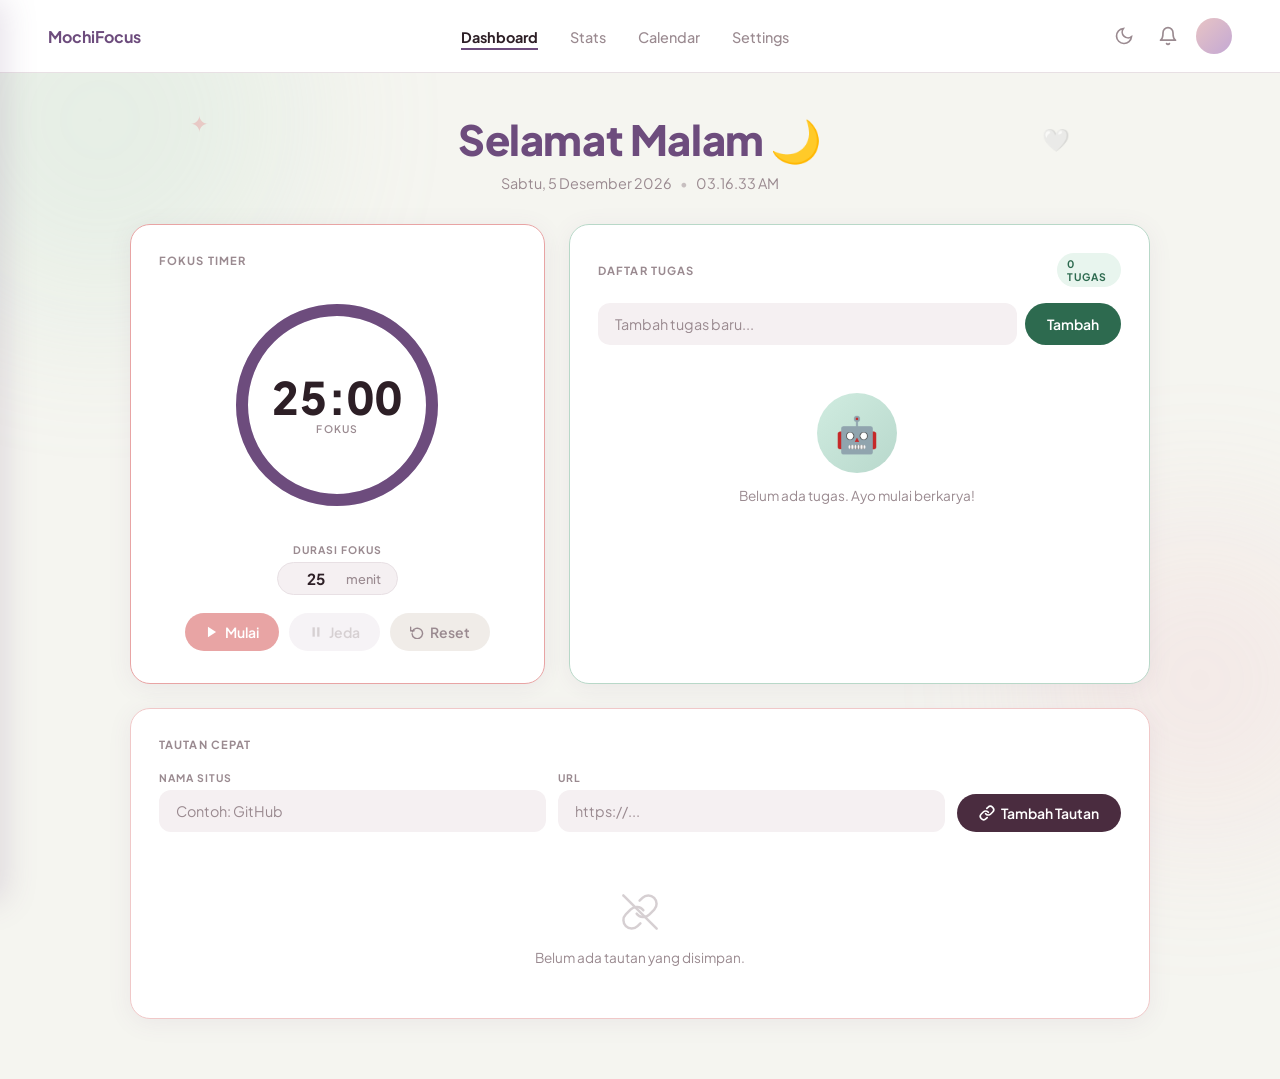
<file: index.html>
<!doctype html>
<html lang="id">
  <head>
    <meta charset="UTF-8" />
    <meta name="viewport" content="width=device-width, initial-scale=1.0" />
    <title>MochiFocus</title>
    <link rel="preconnect" href="https://fonts.googleapis.com" />
    <link rel="preconnect" href="https://fonts.gstatic.com" crossorigin />
    <link
      href="https://fonts.googleapis.com/css2?family=Plus+Jakarta+Sans:wght@400;500;600;700;800&display=swap"
      rel="stylesheet"
    />
    <link rel="stylesheet" href="css/style.css" />
    <script src="js/theme.js"></script>
  </head>
  <body>
    <!-- NAVBAR -->
    <nav class="navbar" role="navigation" aria-label="Navigasi utama">
      <div class="navbar__brand">MochiFocus</div>
      <ul class="navbar__links" role="list">
        <li>
          <a
            href="index.html"
            class="navbar__link navbar__link--active"
            aria-current="page"
            >Dashboard</a
          >
        </li>
        <li><a href="stats.html" class="navbar__link">Stats</a></li>
        <li><a href="calendar.html" class="navbar__link">Calendar</a></li>
        <li><a href="settings.html" class="navbar__link">Settings</a></li>
      </ul>
      <div class="navbar__actions">
        <button
          class="navbar__icon-btn"
          id="navbar-darkmode-btn"
          aria-pressed="false"
          title="Mode gelap"
          aria-label="Toggle mode gelap"
        >
          <svg
            class="icon-moon"
            width="20"
            height="20"
            viewBox="0 0 24 24"
            fill="none"
            stroke="currentColor"
            stroke-width="2"
            stroke-linecap="round"
            aria-hidden="true"
          >
            <path d="M21 12.79A9 9 0 1 1 11.21 3 7 7 0 0 0 21 12.79z" />
          </svg>
          <svg
            class="icon-sun"
            width="20"
            height="20"
            viewBox="0 0 24 24"
            fill="none"
            stroke="currentColor"
            stroke-width="2"
            stroke-linecap="round"
            aria-hidden="true"
            style="display: none"
          >
            <circle cx="12" cy="12" r="5" />
            <line x1="12" y1="1" x2="12" y2="3" />
            <line x1="12" y1="21" x2="12" y2="23" />
            <line x1="4.22" y1="4.22" x2="5.64" y2="5.64" />
            <line x1="18.36" y1="18.36" x2="19.78" y2="19.78" />
            <line x1="1" y1="12" x2="3" y2="12" />
            <line x1="21" y1="12" x2="23" y2="12" />
            <line x1="4.22" y1="19.78" x2="5.64" y2="18.36" />
            <line x1="18.36" y1="5.64" x2="19.78" y2="4.22" />
          </svg>
        </button>
        <button class="navbar__icon-btn" aria-label="Notifikasi">
          <svg
            width="20"
            height="20"
            viewBox="0 0 24 24"
            fill="none"
            stroke="currentColor"
            stroke-width="2"
            stroke-linecap="round"
            stroke-linejoin="round"
            aria-hidden="true"
          >
            <path d="M18 8A6 6 0 0 0 6 8c0 7-3 9-3 9h18s-3-2-3-9" />
            <path d="M13.73 21a2 2 0 0 1-3.46 0" />
          </svg>
        </button>
        <button class="navbar__avatar" aria-label="Profil pengguna"></button>
      </div>
      <!-- Hamburger (mobile only) -->
      <button
        class="navbar__hamburger"
        id="navbar-hamburger"
        aria-label="Buka menu navigasi"
        aria-expanded="false"
        aria-controls="offcanvas-menu"
      >
        <span class="navbar__hamburger-line"></span>
        <span class="navbar__hamburger-line"></span>
        <span class="navbar__hamburger-line"></span>
      </button>
    </nav>

    <!-- OFFCANVAS OVERLAY -->
    <div
      class="offcanvas-overlay"
      id="offcanvas-overlay"
      aria-hidden="true"
    ></div>

    <!-- OFFCANVAS PANEL -->
    <nav
      class="offcanvas"
      id="offcanvas-menu"
      aria-label="Menu navigasi mobile"
      aria-hidden="true"
    >
      <div class="offcanvas__header">
        <span class="offcanvas__brand">MochiFocus</span>
        <button
          class="offcanvas__close"
          id="offcanvas-close"
          aria-label="Tutup menu"
        >
          <svg
            width="16"
            height="16"
            viewBox="0 0 24 24"
            fill="none"
            stroke="currentColor"
            stroke-width="2.5"
            stroke-linecap="round"
            aria-hidden="true"
          >
            <line x1="18" y1="6" x2="6" y2="18" />
            <line x1="6" y1="6" x2="18" y2="18" />
          </svg>
        </button>
      </div>
      <ul class="offcanvas__nav" role="list">
        <li>
          <a
            href="index.html"
            class="navbar__link navbar__link--active"
            aria-current="page"
            >Dashboard</a
          >
        </li>
        <li><a href="stats.html" class="navbar__link">Stats</a></li>
        <li><a href="calendar.html" class="navbar__link">Calendar</a></li>
        <li><a href="settings.html" class="navbar__link">Settings</a></li>
      </ul>
      <div class="offcanvas__footer">MochiFocus v1.0.0</div>
    </nav>

    <!-- DECORATIVE BG BLOBS -->
    <div class="bg-blob bg-blob--green" aria-hidden="true"></div>
    <div class="bg-blob bg-blob--pink" aria-hidden="true"></div>

    <!-- HEADER: Greeting, Date, Time -->
    <header class="header">
      <div class="header__deco header__deco--tl" aria-hidden="true">✦</div>
      <h1 class="header__greeting" id="greeting">Selamat Pagi ✨</h1>
      <p class="header__datetime">
        <span id="current-date"></span>
        <span class="header__sep">•</span>
        <span id="current-time"></span>
      </p>
      <div class="header__deco header__deco--tr" aria-hidden="true">🤍</div>
    </header>

    <!-- MAIN CONTENT -->
    <main class="main">
      <!-- LEFT: Focus Timer -->
      <section class="card card--timer" aria-labelledby="timer-heading">
        <h2 id="timer-heading" class="card__label">FOKUS TIMER</h2>

        <!-- SVG circular progress ring -->
        <div
          class="timer__ring-wrapper"
          role="img"
          aria-label="Timer lingkaran"
        >
          <svg class="timer__svg" viewBox="0 0 220 220" aria-hidden="true">
            <!-- Background track -->
            <circle class="timer__track" cx="110" cy="110" r="95" />
            <!-- Progress arc -->
            <circle
              class="timer__progress"
              id="timer-ring"
              cx="110"
              cy="110"
              r="95"
            />
            <!-- Animated pulse dot when running -->
            <g id="timer-pulse-group" class="timer__pulse-group">
              <circle
                class="timer__pulse"
                id="timer-pulse"
                cx="110"
                cy="15"
                r="6.5"
              />
            </g>
          </svg>
          <div class="timer__center">
            <div class="timer__display" id="timer-display" aria-live="polite">
              25:00
            </div>
            <span class="timer__label-text">FOKUS</span>
          </div>
        </div>

        <!-- Minutes input -->
        <div class="timer__mins-row">
          <label class="timer__mins-label" for="timer-minutes-input"
            >Durasi Fokus</label
          >
          <div class="timer__mins-field">
            <input
              class="timer__mins-input"
              type="number"
              id="timer-minutes-input"
              min="1"
              max="120"
              value="25"
              aria-label="Durasi fokus dalam menit"
            />
            <span class="timer__mins-unit">menit</span>
          </div>
        </div>

        <div class="timer__controls">
          <button
            class="btn btn--start"
            id="timer-start"
            aria-label="Mulai timer"
          >
            <svg
              width="14"
              height="14"
              viewBox="0 0 24 24"
              fill="currentColor"
              aria-hidden="true"
            >
              <polygon points="5,3 19,12 5,21" />
            </svg>
            Mulai
          </button>
          <button
            class="btn btn--pause"
            id="timer-pause"
            disabled
            aria-label="Jeda timer"
          >
            <svg
              width="14"
              height="14"
              viewBox="0 0 24 24"
              fill="currentColor"
              aria-hidden="true"
            >
              <rect x="6" y="4" width="4" height="16" />
              <rect x="14" y="4" width="4" height="16" />
            </svg>
            Jeda
          </button>
          <button
            class="btn btn--reset"
            id="timer-reset"
            aria-label="Reset timer"
          >
            <svg
              width="14"
              height="14"
              viewBox="0 0 24 24"
              fill="none"
              stroke="currentColor"
              stroke-width="2.5"
              stroke-linecap="round"
              aria-hidden="true"
            >
              <polyline points="1 4 1 10 7 10" />
              <path d="M3.51 15a9 9 0 1 0 .49-3.5" />
            </svg>
            Reset
          </button>
        </div>
      </section>

      <!-- RIGHT: To-Do List -->
      <section class="card card--todo" aria-labelledby="todo-heading">
        <div class="card__header-row">
          <h2 id="todo-heading" class="card__label">DAFTAR TUGAS</h2>
          <span class="todo__count-badge" id="todo-count">0 TUGAS</span>
        </div>

        <form class="todo__form" id="todo-form" aria-label="Tambah tugas baru">
          <input
            class="input"
            type="text"
            id="todo-input"
            placeholder="Tambah tugas baru..."
            aria-label="Deskripsi tugas"
            autocomplete="off"
          />
          <button class="btn btn--add-todo" type="submit">Tambah</button>
        </form>

        <ul class="todo__list" id="todo-list" aria-label="Daftar tugas"></ul>
      </section>
    </main>

    <!-- BOTTOM: Quick Links -->
    <section class="card card--links" aria-labelledby="links-heading">
      <h2 id="links-heading" class="card__label">TAUTAN CEPAT</h2>

      <form class="links__form" id="links-form" aria-label="Tambah tautan baru">
        <div class="links__field-group">
          <label class="links__field-label" for="link-title-input"
            >NAMA SITUS</label
          >
          <input
            class="input"
            type="text"
            id="link-title-input"
            placeholder="Contoh: GitHub"
            aria-label="Nama situs"
            autocomplete="off"
          />
        </div>
        <div class="links__field-group">
          <label class="links__field-label" for="link-url-input">URL</label>
          <input
            class="input"
            type="url"
            id="link-url-input"
            placeholder="https://..."
            aria-label="URL situs"
            autocomplete="off"
          />
        </div>
        <button
          class="btn btn--add-link"
          type="submit"
          aria-label="Tambah tautan"
        >
          <svg
            width="16"
            height="16"
            viewBox="0 0 24 24"
            fill="none"
            stroke="currentColor"
            stroke-width="2.5"
            stroke-linecap="round"
            stroke-linejoin="round"
            aria-hidden="true"
          >
            <path
              d="M10 13a5 5 0 0 0 7.54.54l3-3a5 5 0 0 0-7.07-7.07l-1.72 1.71"
            />
            <path
              d="M14 11a5 5 0 0 0-7.54-.54l-3 3a5 5 0 0 0 7.07 7.07l1.71-1.71"
            />
          </svg>
          Tambah Tautan
        </button>
      </form>

      <div class="links__grid" id="links-grid" aria-label="Tautan cepat"></div>
    </section>

    <script src="js/app.js"></script>
    <script>
      (function () {
        var hamburger = document.getElementById("navbar-hamburger");
        var overlay = document.getElementById("offcanvas-overlay");
        var panel = document.getElementById("offcanvas-menu");
        var closeBtn = document.getElementById("offcanvas-close");
        if (!hamburger) return;

        function openMenu() {
          overlay.classList.add("offcanvas-overlay--visible");
          panel.classList.add("offcanvas--open");
          hamburger.setAttribute("aria-expanded", "true");
          panel.setAttribute("aria-hidden", "false");
          overlay.setAttribute("aria-hidden", "false");
          document.body.style.overflow = "hidden";
        }

        function closeMenu() {
          overlay.classList.remove("offcanvas-overlay--visible");
          panel.classList.remove("offcanvas--open");
          hamburger.setAttribute("aria-expanded", "false");
          panel.setAttribute("aria-hidden", "true");
          overlay.setAttribute("aria-hidden", "true");
          document.body.style.overflow = "";
        }

        hamburger.addEventListener("click", openMenu);
        closeBtn.addEventListener("click", closeMenu);
        overlay.addEventListener("click", closeMenu);
        document.addEventListener("keydown", function (e) {
          if (e.key === "Escape") closeMenu();
        });
      })();
    </script>
  </body>
</html>
</file>
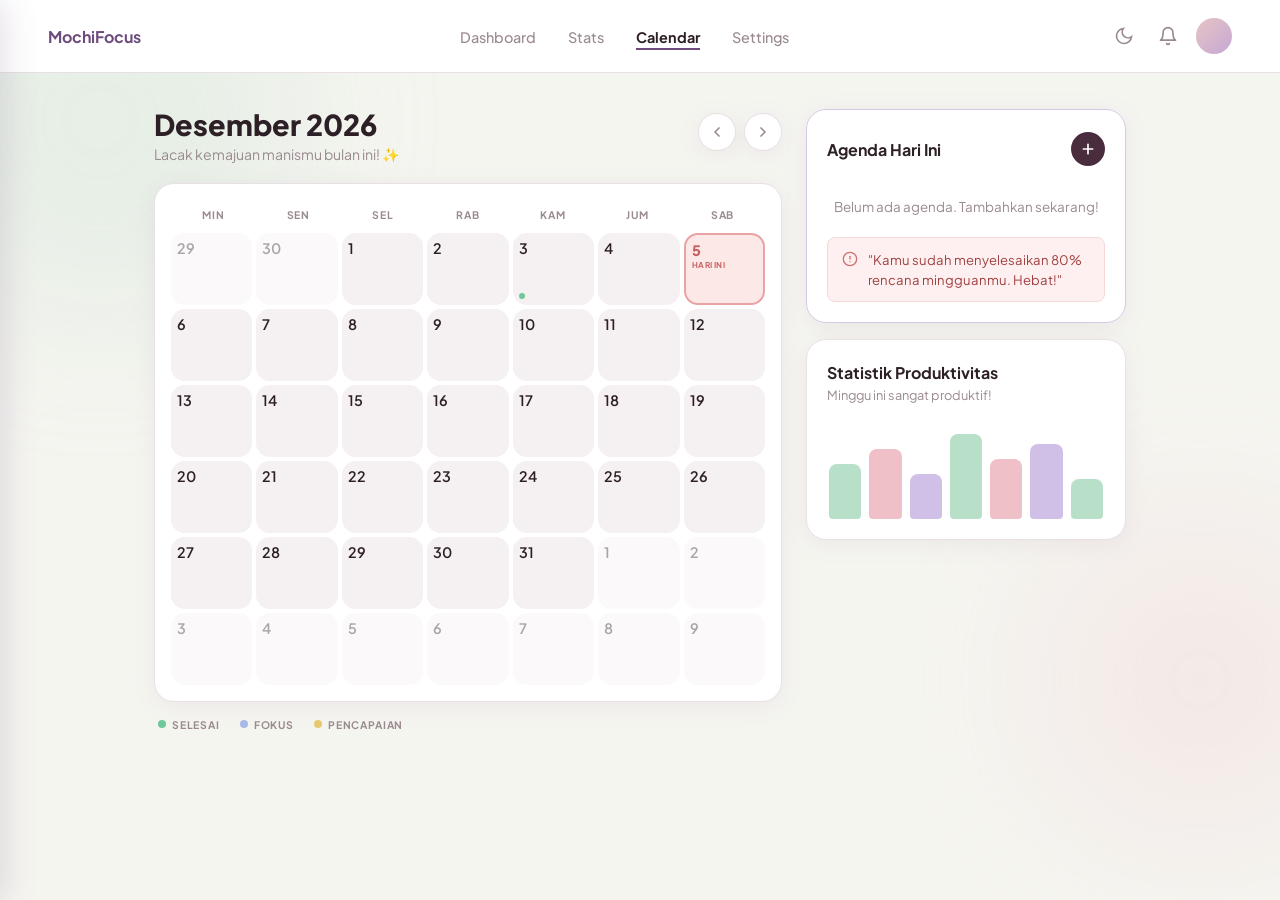
<file: calendar.html>
<!doctype html>
<html lang="id">
  <head>
    <meta charset="UTF-8" />
    <meta name="viewport" content="width=device-width, initial-scale=1.0" />
    <title>Calendar — MochiFocus</title>
    <link rel="preconnect" href="https://fonts.googleapis.com" />
    <link rel="preconnect" href="https://fonts.gstatic.com" crossorigin />
    <link
      href="https://fonts.googleapis.com/css2?family=Plus+Jakarta+Sans:wght@400;500;600;700;800&display=swap"
      rel="stylesheet"
    />
    <link rel="stylesheet" href="css/style.css" />
    <script src="js/theme.js"></script>
  </head>
  <body>
    <!-- NAVBAR -->
    <nav class="navbar" role="navigation" aria-label="Navigasi utama">
      <div class="navbar__brand">MochiFocus</div>
      <ul class="navbar__links" role="list">
        <li><a href="index.html" class="navbar__link">Dashboard</a></li>
        <li><a href="stats.html" class="navbar__link">Stats</a></li>
        <li>
          <a
            href="calendar.html"
            class="navbar__link navbar__link--active"
            aria-current="page"
            >Calendar</a
          >
        </li>
        <li><a href="settings.html" class="navbar__link">Settings</a></li>
      </ul>
      <div class="navbar__actions">
        <button
          class="navbar__icon-btn"
          id="navbar-darkmode-btn"
          aria-pressed="false"
          title="Mode gelap"
          aria-label="Toggle mode gelap"
        >
          <svg
            class="icon-moon"
            width="20"
            height="20"
            viewBox="0 0 24 24"
            fill="none"
            stroke="currentColor"
            stroke-width="2"
            stroke-linecap="round"
            aria-hidden="true"
          >
            <path d="M21 12.79A9 9 0 1 1 11.21 3 7 7 0 0 0 21 12.79z" />
          </svg>
          <svg
            class="icon-sun"
            width="20"
            height="20"
            viewBox="0 0 24 24"
            fill="none"
            stroke="currentColor"
            stroke-width="2"
            stroke-linecap="round"
            aria-hidden="true"
            style="display: none"
          >
            <circle cx="12" cy="12" r="5" />
            <line x1="12" y1="1" x2="12" y2="3" />
            <line x1="12" y1="21" x2="12" y2="23" />
            <line x1="4.22" y1="4.22" x2="5.64" y2="5.64" />
            <line x1="18.36" y1="18.36" x2="19.78" y2="19.78" />
            <line x1="1" y1="12" x2="3" y2="12" />
            <line x1="21" y1="12" x2="23" y2="12" />
            <line x1="4.22" y1="19.78" x2="5.64" y2="18.36" />
            <line x1="18.36" y1="5.64" x2="19.78" y2="4.22" />
          </svg>
        </button>
        <button class="navbar__icon-btn" aria-label="Notifikasi">
          <svg
            width="20"
            height="20"
            viewBox="0 0 24 24"
            fill="none"
            stroke="currentColor"
            stroke-width="2"
            stroke-linecap="round"
            stroke-linejoin="round"
            aria-hidden="true"
          >
            <path d="M18 8A6 6 0 0 0 6 8c0 7-3 9-3 9h18s-3-2-3-9" />
            <path d="M13.73 21a2 2 0 0 1-3.46 0" />
          </svg>
        </button>
        <button class="navbar__avatar" aria-label="Profil pengguna"></button>
      </div>
      <!-- Hamburger (mobile only) -->
      <button
        class="navbar__hamburger"
        id="navbar-hamburger"
        aria-label="Buka menu navigasi"
        aria-expanded="false"
        aria-controls="offcanvas-menu"
      >
        <span class="navbar__hamburger-line"></span>
        <span class="navbar__hamburger-line"></span>
        <span class="navbar__hamburger-line"></span>
      </button>
    </nav>

    <!-- OFFCANVAS OVERLAY -->
    <div
      class="offcanvas-overlay"
      id="offcanvas-overlay"
      aria-hidden="true"
    ></div>

    <!-- OFFCANVAS PANEL -->
    <nav
      class="offcanvas"
      id="offcanvas-menu"
      aria-label="Menu navigasi mobile"
      aria-hidden="true"
    >
      <div class="offcanvas__header">
        <span class="offcanvas__brand">MochiFocus</span>
        <button
          class="offcanvas__close"
          id="offcanvas-close"
          aria-label="Tutup menu"
        >
          <svg
            width="16"
            height="16"
            viewBox="0 0 24 24"
            fill="none"
            stroke="currentColor"
            stroke-width="2.5"
            stroke-linecap="round"
            aria-hidden="true"
          >
            <line x1="18" y1="6" x2="6" y2="18" />
            <line x1="6" y1="6" x2="18" y2="18" />
          </svg>
        </button>
      </div>
      <ul class="offcanvas__nav" role="list">
        <li><a href="index.html" class="navbar__link">Dashboard</a></li>
        <li><a href="stats.html" class="navbar__link">Stats</a></li>
        <li>
          <a
            href="calendar.html"
            class="navbar__link navbar__link--active"
            aria-current="page"
            >Calendar</a
          >
        </li>
        <li><a href="settings.html" class="navbar__link">Settings</a></li>
      </ul>
      <div class="offcanvas__footer">MochiFocus v1.0.0</div>
    </nav>

    <!-- BG BLOBS -->
    <div class="bg-blob bg-blob--green" aria-hidden="true"></div>
    <div class="bg-blob bg-blob--pink" aria-hidden="true"></div>

    <!-- PAGE LAYOUT -->
    <div class="cal-page">
      <!-- ── LEFT COLUMN ── -->
      <div class="cal-left">
        <!-- Month heading + nav -->
        <div class="cal-month-header">
          <div>
            <h1 class="cal-month-header__title" id="cal-month-title">
              Juni 2026
            </h1>
            <p class="cal-month-header__sub">
              Lacak kemajuan manismu bulan ini! ✨
            </p>
          </div>
          <div class="cal-month-header__nav">
            <button
              class="cal-nav-btn"
              id="cal-prev"
              aria-label="Bulan sebelumnya"
            >
              <svg
                width="16"
                height="16"
                viewBox="0 0 24 24"
                fill="none"
                stroke="currentColor"
                stroke-width="2.5"
                stroke-linecap="round"
                stroke-linejoin="round"
                aria-hidden="true"
              >
                <polyline points="15 18 9 12 15 6" />
              </svg>
            </button>
            <button
              class="cal-nav-btn"
              id="cal-next"
              aria-label="Bulan berikutnya"
            >
              <svg
                width="16"
                height="16"
                viewBox="0 0 24 24"
                fill="none"
                stroke="currentColor"
                stroke-width="2.5"
                stroke-linecap="round"
                stroke-linejoin="round"
                aria-hidden="true"
              >
                <polyline points="9 18 15 12 9 6" />
              </svg>
            </button>
          </div>
        </div>

        <!-- Calendar grid -->
        <div class="cal-card" role="grid" aria-label="Kalender">
          <!-- Day-of-week header -->
          <div class="cal-grid__header" role="row">
            <span role="columnheader" aria-label="Minggu">MIN</span>
            <span role="columnheader" aria-label="Senin">SEN</span>
            <span role="columnheader" aria-label="Selasa">SEL</span>
            <span role="columnheader" aria-label="Rabu">RAB</span>
            <span role="columnheader" aria-label="Kamis">KAM</span>
            <span role="columnheader" aria-label="Jumat">JUM</span>
            <span role="columnheader" aria-label="Sabtu">SAB</span>
          </div>
          <!-- Day cells — rendered by JS -->
          <div class="cal-grid__body" id="cal-grid-body" role="rowgroup"></div>
        </div>

        <!-- Legend -->
        <div class="cal-legend" aria-label="Keterangan warna">
          <span class="cal-legend__item">
            <span class="cal-legend__dot cal-legend__dot--done"></span>SELESAI
          </span>
          <span class="cal-legend__item">
            <span class="cal-legend__dot cal-legend__dot--focus"></span>FOKUS
          </span>
          <span class="cal-legend__item">
            <span class="cal-legend__dot cal-legend__dot--achieve"></span
            >PENCAPAIAN
          </span>
        </div>
      </div>

      <!-- ── RIGHT COLUMN ── -->
      <div class="cal-right">
        <!-- Agenda Hari Ini -->
        <section class="card cal-agenda-card" aria-labelledby="agenda-heading">
          <div class="cal-agenda-card__header">
            <h2 id="agenda-heading" class="cal-agenda-card__title">
              Agenda Hari Ini
            </h2>
            <button
              class="cal-add-btn"
              id="agenda-add-btn"
              aria-label="Tambah agenda"
            >
              <svg
                width="16"
                height="16"
                viewBox="0 0 24 24"
                fill="none"
                stroke="currentColor"
                stroke-width="2.5"
                stroke-linecap="round"
                aria-hidden="true"
              >
                <line x1="12" y1="5" x2="12" y2="19" />
                <line x1="5" y1="12" x2="19" y2="12" />
              </svg>
            </button>
          </div>

          <!-- Agenda list — rendered by JS -->
          <ul
            class="cal-agenda-list"
            id="agenda-list"
            aria-label="Daftar agenda hari ini"
          ></ul>

          <!-- Motivational quote -->
          <div class="cal-quote" id="cal-quote" aria-live="polite">
            <svg
              width="16"
              height="16"
              viewBox="0 0 24 24"
              fill="none"
              stroke="currentColor"
              stroke-width="2"
              stroke-linecap="round"
              aria-hidden="true"
            >
              <circle cx="12" cy="12" r="10" />
              <line x1="12" y1="8" x2="12" y2="12" />
              <line x1="12" y1="16" x2="12.01" y2="16" />
            </svg>
            <span id="cal-quote-text"
              >"Kamu sudah menyelesaikan 80% rencana mingguanmu. Hebat!"</span
            >
          </div>
        </section>

        <!-- Statistik Produktivitas -->
        <section
          class="card cal-stats-card"
          aria-labelledby="cal-stats-heading"
        >
          <h2 id="cal-stats-heading" class="cal-stats-card__title">
            Statistik Produktivitas
          </h2>
          <p class="cal-stats-card__sub" id="cal-stats-sub">
            Minggu ini sangat produktif!
          </p>
          <div
            class="cal-bar-chart"
            aria-label="Grafik produktivitas mingguan"
            role="img"
          >
            <div class="cal-bar-chart__bars" id="cal-stats-bars"></div>
          </div>
        </section>
      </div>
    </div>

    <!-- Add Agenda Modal -->
    <div
      class="modal-overlay"
      id="agenda-modal-overlay"
      aria-hidden="true"
      role="dialog"
      aria-modal="true"
      aria-labelledby="modal-title"
    >
      <div class="modal">
        <div class="modal__header">
          <h3 id="modal-title" class="modal__title">Tambah Agenda</h3>
          <button
            class="modal__close"
            id="modal-close"
            aria-label="Tutup modal"
          >
            <svg
              width="18"
              height="18"
              viewBox="0 0 24 24"
              fill="none"
              stroke="currentColor"
              stroke-width="2.5"
              stroke-linecap="round"
              aria-hidden="true"
            >
              <line x1="18" y1="6" x2="6" y2="18" />
              <line x1="6" y1="6" x2="18" y2="18" />
            </svg>
          </button>
        </div>
        <form class="modal__form" id="agenda-form">
          <div class="modal__field">
            <label class="modal__label" for="agenda-title-input"
              >Judul Agenda</label
            >
            <input
              class="input"
              type="text"
              id="agenda-title-input"
              placeholder="Contoh: Deep Work: Desain UI"
              autocomplete="off"
              required
            />
          </div>
          <div class="modal__field-row">
            <div class="modal__field">
              <label class="modal__label" for="agenda-start-input">Mulai</label>
              <input
                class="input"
                type="time"
                id="agenda-start-input"
                value="09:00"
                required
              />
            </div>
            <div class="modal__field">
              <label class="modal__label" for="agenda-end-input">Selesai</label>
              <input
                class="input"
                type="time"
                id="agenda-end-input"
                value="10:00"
                required
              />
            </div>
          </div>
          <div class="modal__field">
            <label class="modal__label">Kategori</label>
            <div
              class="modal__cats"
              id="modal-cats"
              role="radiogroup"
              aria-label="Pilih kategori"
            >
              <button
                type="button"
                class="modal__cat modal__cat--green modal__cat--active"
                data-cat="fokus"
                aria-pressed="true"
              >
                Fokus
              </button>
              <button
                type="button"
                class="modal__cat modal__cat--purple"
                data-cat="meeting"
                aria-pressed="false"
              >
                Meeting
              </button>
              <button
                type="button"
                class="modal__cat modal__cat--pink"
                data-cat="lainnya"
                aria-pressed="false"
              >
                Lainnya
              </button>
            </div>
          </div>
          <button class="btn btn--add-todo modal__submit" type="submit">
            Simpan Agenda
          </button>
        </form>
      </div>
    </div>

    <!-- Floating add button (mobile) -->
    <button class="cal-fab" id="cal-fab" aria-label="Tambah agenda baru">
      <svg
        width="22"
        height="22"
        viewBox="0 0 24 24"
        fill="none"
        stroke="currentColor"
        stroke-width="2.5"
        stroke-linecap="round"
        aria-hidden="true"
      >
        <line x1="12" y1="5" x2="12" y2="19" />
        <line x1="5" y1="12" x2="19" y2="12" />
      </svg>
    </button>

    <script src="js/calendar.js"></script>
    <script>
      (function () {
        var hamburger = document.getElementById("navbar-hamburger");
        var overlay = document.getElementById("offcanvas-overlay");
        var panel = document.getElementById("offcanvas-menu");
        var closeBtn = document.getElementById("offcanvas-close");
        if (!hamburger) return;

        function openMenu() {
          overlay.classList.add("offcanvas-overlay--visible");
          panel.classList.add("offcanvas--open");
          hamburger.setAttribute("aria-expanded", "true");
          panel.setAttribute("aria-hidden", "false");
          overlay.setAttribute("aria-hidden", "false");
          document.body.style.overflow = "hidden";
        }

        function closeMenu() {
          overlay.classList.remove("offcanvas-overlay--visible");
          panel.classList.remove("offcanvas--open");
          hamburger.setAttribute("aria-expanded", "false");
          panel.setAttribute("aria-hidden", "true");
          overlay.setAttribute("aria-hidden", "true");
          document.body.style.overflow = "";
        }

        hamburger.addEventListener("click", openMenu);
        closeBtn.addEventListener("click", closeMenu);
        overlay.addEventListener("click", closeMenu);
        document.addEventListener("keydown", function (e) {
          if (e.key === "Escape") closeMenu();
        });
      })();
    </script>
  </body>
</html>
</file>
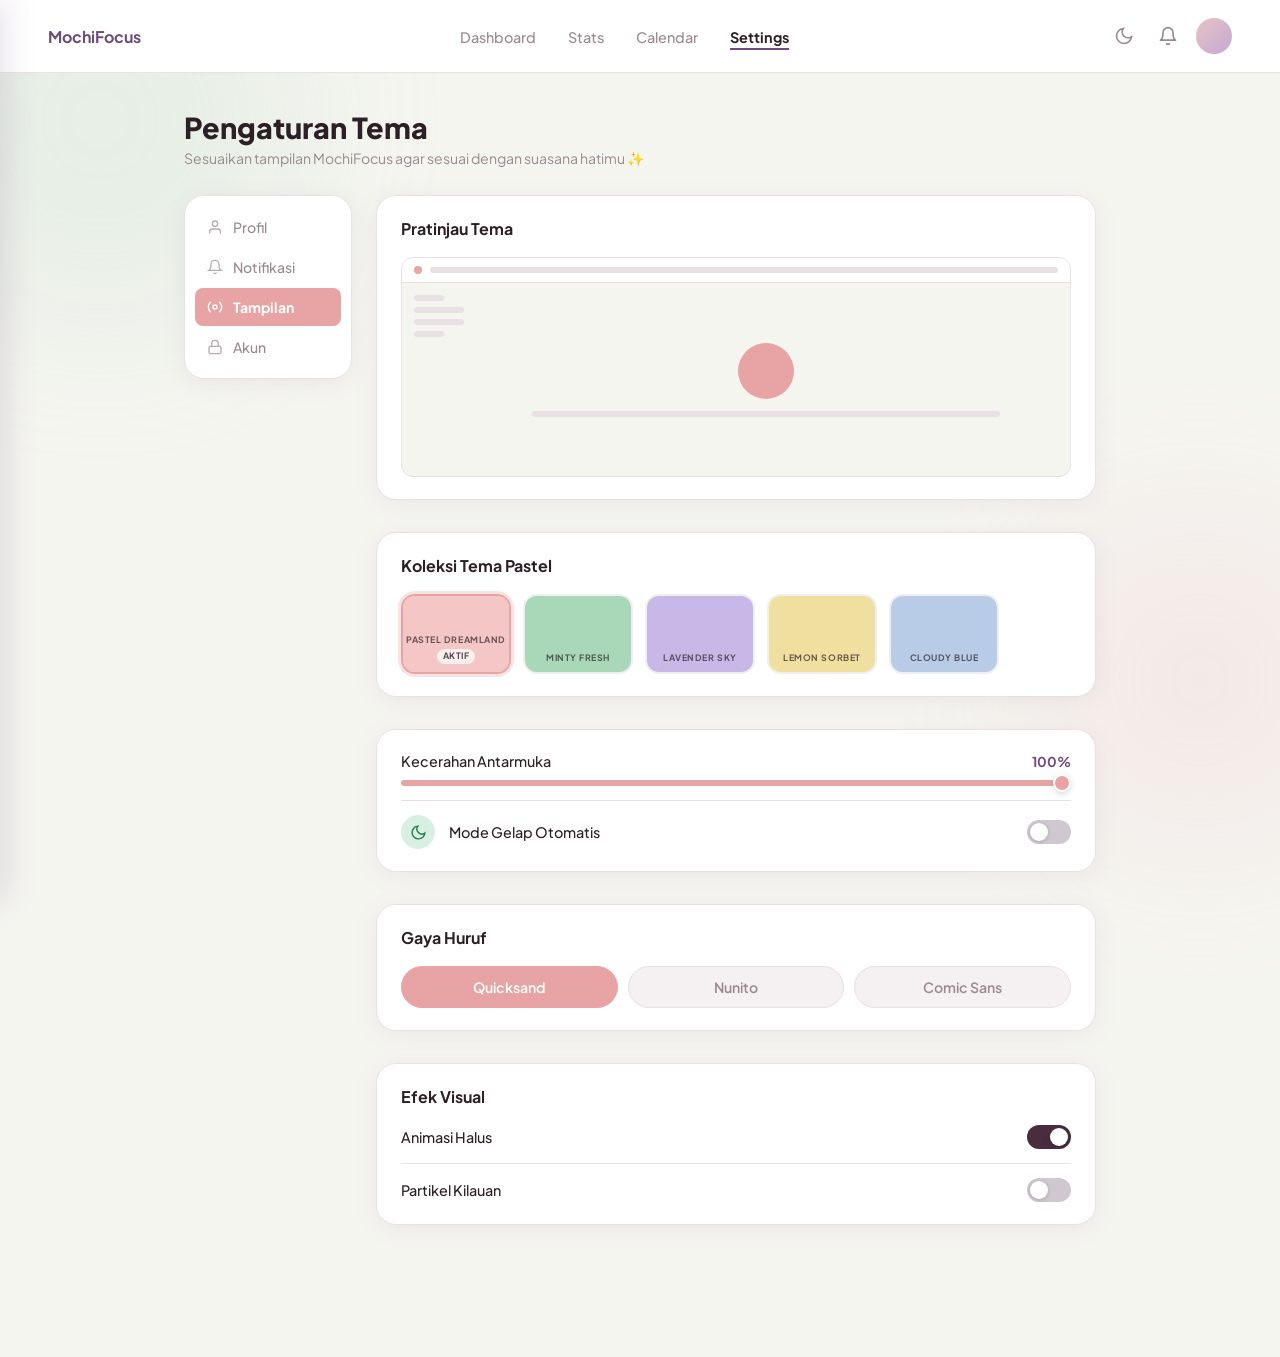
<file: settings.html>
<!doctype html>
<html lang="id">
  <head>
    <meta charset="UTF-8" />
    <meta name="viewport" content="width=device-width, initial-scale=1.0" />
    <title>Settings — MochiFocus</title>
    <link rel="preconnect" href="https://fonts.googleapis.com" />
    <link rel="preconnect" href="https://fonts.gstatic.com" crossorigin />
    <link
      href="https://fonts.googleapis.com/css2?family=Plus+Jakarta+Sans:wght@400;500;600;700;800&family=Nunito:wght@400;600;700&family=Comic+Neue:wght@400;700&display=swap"
      rel="stylesheet"
    />
    <link rel="stylesheet" href="css/style.css" />
    <script src="js/theme.js"></script>
  </head>
  <body>
    <!-- NAVBAR -->
    <nav class="navbar" role="navigation" aria-label="Navigasi utama">
      <div class="navbar__brand" id="navbar-brand">MochiFocus</div>
      <ul class="navbar__links" role="list">
        <li><a href="index.html" class="navbar__link">Dashboard</a></li>
        <li><a href="stats.html" class="navbar__link">Stats</a></li>
        <li><a href="calendar.html" class="navbar__link">Calendar</a></li>
        <li>
          <a
            href="settings.html"
            class="navbar__link navbar__link--active"
            aria-current="page"
            >Settings</a
          >
        </li>
      </ul>
      <div class="navbar__actions">
        <button
          class="navbar__icon-btn"
          id="navbar-darkmode-btn"
          aria-pressed="false"
          title="Mode gelap"
          aria-label="Toggle mode gelap"
        >
          <svg
            class="icon-moon"
            width="20"
            height="20"
            viewBox="0 0 24 24"
            fill="none"
            stroke="currentColor"
            stroke-width="2"
            stroke-linecap="round"
            aria-hidden="true"
          >
            <path d="M21 12.79A9 9 0 1 1 11.21 3 7 7 0 0 0 21 12.79z" />
          </svg>
          <svg
            class="icon-sun"
            width="20"
            height="20"
            viewBox="0 0 24 24"
            fill="none"
            stroke="currentColor"
            stroke-width="2"
            stroke-linecap="round"
            aria-hidden="true"
            style="display: none"
          >
            <circle cx="12" cy="12" r="5" />
            <line x1="12" y1="1" x2="12" y2="3" />
            <line x1="12" y1="21" x2="12" y2="23" />
            <line x1="4.22" y1="4.22" x2="5.64" y2="5.64" />
            <line x1="18.36" y1="18.36" x2="19.78" y2="19.78" />
            <line x1="1" y1="12" x2="3" y2="12" />
            <line x1="21" y1="12" x2="23" y2="12" />
            <line x1="4.22" y1="19.78" x2="5.64" y2="18.36" />
            <line x1="18.36" y1="5.64" x2="19.78" y2="4.22" />
          </svg>
        </button>
        <button class="navbar__icon-btn" aria-label="Notifikasi">
          <svg
            width="20"
            height="20"
            viewBox="0 0 24 24"
            fill="none"
            stroke="currentColor"
            stroke-width="2"
            stroke-linecap="round"
            stroke-linejoin="round"
            aria-hidden="true"
          >
            <path d="M18 8A6 6 0 0 0 6 8c0 7-3 9-3 9h18s-3-2-3-9" />
            <path d="M13.73 21a2 2 0 0 1-3.46 0" />
          </svg>
        </button>
        <button class="navbar__avatar" aria-label="Profil pengguna"></button>
      </div>
      <!-- Hamburger (mobile only) -->
      <button
        class="navbar__hamburger"
        id="navbar-hamburger"
        aria-label="Buka menu navigasi"
        aria-expanded="false"
        aria-controls="offcanvas-menu"
      >
        <span class="navbar__hamburger-line"></span>
        <span class="navbar__hamburger-line"></span>
        <span class="navbar__hamburger-line"></span>
      </button>
    </nav>

    <!-- OFFCANVAS OVERLAY -->
    <div
      class="offcanvas-overlay"
      id="offcanvas-overlay"
      aria-hidden="true"
    ></div>

    <!-- OFFCANVAS PANEL -->
    <nav
      class="offcanvas"
      id="offcanvas-menu"
      aria-label="Menu navigasi mobile"
      aria-hidden="true"
    >
      <div class="offcanvas__header">
        <span class="offcanvas__brand">MochiFocus</span>
        <button
          class="offcanvas__close"
          id="offcanvas-close"
          aria-label="Tutup menu"
        >
          <svg
            width="16"
            height="16"
            viewBox="0 0 24 24"
            fill="none"
            stroke="currentColor"
            stroke-width="2.5"
            stroke-linecap="round"
            aria-hidden="true"
          >
            <line x1="18" y1="6" x2="6" y2="18" />
            <line x1="6" y1="6" x2="18" y2="18" />
          </svg>
        </button>
      </div>
      <ul class="offcanvas__nav" role="list">
        <li><a href="index.html" class="navbar__link">Dashboard</a></li>
        <li><a href="stats.html" class="navbar__link">Stats</a></li>
        <li><a href="calendar.html" class="navbar__link">Calendar</a></li>
        <li>
          <a
            href="settings.html"
            class="navbar__link navbar__link--active"
            aria-current="page"
            >Settings</a
          >
        </li>
      </ul>
      <div class="offcanvas__footer">MochiFocus v1.0.0</div>
    </nav>

    <!-- BG BLOBS -->
    <div class="bg-blob bg-blob--green" aria-hidden="true"></div>
    <div class="bg-blob bg-blob--pink" aria-hidden="true"></div>

    <!-- PAGE -->
    <div class="sett-page">
      <!-- Page heading -->
      <div class="sett-page__heading">
        <h1 class="sett-page__title">Pengaturan Tema</h1>
        <p class="sett-page__sub">
          Sesuaikan tampilan MochiFocus agar sesuai dengan suasana hatimu ✨
        </p>
      </div>

      <!-- Two-column layout -->
      <div class="sett-layout">
        <!-- ── LEFT: Sidebar nav ── -->
        <aside class="sett-sidebar" aria-label="Menu pengaturan">
          <ul class="sett-nav" role="list">
            <li>
              <button
                class="sett-nav__item"
                data-section="profil"
                aria-pressed="false"
              >
                <svg
                  width="16"
                  height="16"
                  viewBox="0 0 24 24"
                  fill="none"
                  stroke="currentColor"
                  stroke-width="2"
                  stroke-linecap="round"
                  aria-hidden="true"
                >
                  <path d="M20 21v-2a4 4 0 0 0-4-4H8a4 4 0 0 0-4 4v2" />
                  <circle cx="12" cy="7" r="4" />
                </svg>
                Profil
              </button>
            </li>
            <li>
              <button
                class="sett-nav__item"
                data-section="notifikasi"
                aria-pressed="false"
              >
                <svg
                  width="16"
                  height="16"
                  viewBox="0 0 24 24"
                  fill="none"
                  stroke="currentColor"
                  stroke-width="2"
                  stroke-linecap="round"
                  aria-hidden="true"
                >
                  <path d="M18 8A6 6 0 0 0 6 8c0 7-3 9-3 9h18s-3-2-3-9" />
                  <path d="M13.73 21a2 2 0 0 1-3.46 0" />
                </svg>
                Notifikasi
              </button>
            </li>
            <li>
              <button
                class="sett-nav__item sett-nav__item--active"
                data-section="tampilan"
                aria-pressed="true"
              >
                <svg
                  width="16"
                  height="16"
                  viewBox="0 0 24 24"
                  fill="none"
                  stroke="currentColor"
                  stroke-width="2"
                  stroke-linecap="round"
                  aria-hidden="true"
                >
                  <circle cx="12" cy="12" r="3" />
                  <path
                    d="M19.07 4.93a10 10 0 0 1 0 14.14M4.93 4.93a10 10 0 0 0 0 14.14"
                  />
                </svg>
                Tampilan
              </button>
            </li>
            <li>
              <button
                class="sett-nav__item"
                data-section="akun"
                aria-pressed="false"
              >
                <svg
                  width="16"
                  height="16"
                  viewBox="0 0 24 24"
                  fill="none"
                  stroke="currentColor"
                  stroke-width="2"
                  stroke-linecap="round"
                  aria-hidden="true"
                >
                  <rect x="3" y="11" width="18" height="11" rx="2" />
                  <path d="M7 11V7a5 5 0 0 1 10 0v4" />
                </svg>
                Akun
              </button>
            </li>
          </ul>
        </aside>

        <!-- ── RIGHT: Content panels ── -->
        <div class="sett-content">
          <!-- ════ TAMPILAN (active by default) ════ -->
          <section
            class="sett-panel sett-panel--active"
            id="panel-tampilan"
            aria-label="Pengaturan tampilan"
          >
            <!-- Theme preview -->
            <div class="sett-card" id="preview-card">
              <h2 class="sett-card__title">Pratinjau Tema</h2>
              <div
                class="theme-preview"
                id="theme-preview"
                aria-label="Pratinjau tema saat ini"
              >
                <div class="theme-preview__browser">
                  <div class="theme-preview__dot"></div>
                  <div class="theme-preview__bar"></div>
                </div>
                <div class="theme-preview__body">
                  <div class="theme-preview__sidebar">
                    <div
                      class="theme-preview__line theme-preview__line--short"
                    ></div>
                    <div class="theme-preview__line"></div>
                    <div class="theme-preview__line"></div>
                    <div
                      class="theme-preview__line theme-preview__line--short"
                    ></div>
                  </div>
                  <div class="theme-preview__main">
                    <div
                      class="theme-preview__circle"
                      id="preview-circle"
                    ></div>
                    <div
                      class="theme-preview__line theme-preview__line--wide"
                    ></div>
                  </div>
                </div>
              </div>
            </div>

            <!-- Theme palette -->
            <div class="sett-card" id="palette-card">
              <h2 class="sett-card__title">Koleksi Tema Pastel</h2>
              <div
                class="theme-palette"
                id="theme-palette"
                role="radiogroup"
                aria-label="Pilih tema warna"
              >
                <button
                  class="theme-swatch theme-swatch--active"
                  data-theme="pastel-dreamland"
                  style="--swatch-bg: #f5c6c6; --swatch-accent: #e8a4a4"
                  aria-pressed="true"
                  aria-label="Pastel Dreamland"
                >
                  <div class="theme-swatch__bg"></div>
                  <span class="theme-swatch__name">PASTEL DREAMLAND</span>
                  <span class="theme-swatch__tag">AKTIF</span>
                </button>

                <button
                  class="theme-swatch"
                  data-theme="minty-fresh"
                  style="--swatch-bg: #a8d8b8; --swatch-accent: #6ec99a"
                  aria-pressed="false"
                  aria-label="Minty Fresh"
                >
                  <div class="theme-swatch__bg"></div>
                  <span class="theme-swatch__name">MINTY FRESH</span>
                </button>

                <button
                  class="theme-swatch"
                  data-theme="lavender-sky"
                  style="--swatch-bg: #c8b8e8; --swatch-accent: #a888c8"
                  aria-pressed="false"
                  aria-label="Lavender Sky"
                >
                  <div class="theme-swatch__bg"></div>
                  <span class="theme-swatch__name">LAVENDER SKY</span>
                </button>

                <button
                  class="theme-swatch"
                  data-theme="lemon-sorbet"
                  style="--swatch-bg: #f0e0a0; --swatch-accent: #e0c860"
                  aria-pressed="false"
                  aria-label="Lemon Sorbet"
                >
                  <div class="theme-swatch__bg"></div>
                  <span class="theme-swatch__name">LEMON SORBET</span>
                </button>

                <button
                  class="theme-swatch"
                  data-theme="cloudy-blue"
                  style="--swatch-bg: #b8cce8; --swatch-accent: #88aad8"
                  aria-pressed="false"
                  aria-label="Cloudy Blue"
                >
                  <div class="theme-swatch__bg"></div>
                  <span class="theme-swatch__name">CLOUDY BLUE</span>
                </button>
              </div>
            </div>

            <!-- Brightness + dark mode -->
            <div class="sett-card">
              <div class="sett-row sett-row--col">
                <div class="sett-row__label-row">
                  <span class="sett-row__label">Kecerahan Antarmuka</span>
                  <span class="sett-row__value" id="brightness-value">80%</span>
                </div>
                <input
                  class="sett-slider"
                  type="range"
                  id="brightness-slider"
                  min="40"
                  max="100"
                  value="80"
                  aria-label="Kecerahan antarmuka"
                  aria-valuemin="40"
                  aria-valuemax="100"
                  aria-valuenow="80"
                />
              </div>
              <div class="sett-divider"></div>
              <div class="sett-row">
                <div class="sett-row__icon sett-row__icon--green">
                  <svg
                    width="17"
                    height="17"
                    viewBox="0 0 24 24"
                    fill="none"
                    stroke="currentColor"
                    stroke-width="2"
                    stroke-linecap="round"
                    aria-hidden="true"
                  >
                    <path d="M21 12.79A9 9 0 1 1 11.21 3 7 7 0 0 0 21 12.79z" />
                  </svg>
                </div>
                <span class="sett-row__label">Mode Gelap Otomatis</span>
                <label class="sett-toggle" aria-label="Mode gelap otomatis">
                  <input type="checkbox" id="dark-mode-toggle" role="switch" />
                  <span class="sett-toggle__track"></span>
                </label>
              </div>
            </div>

            <!-- Font -->
            <div class="sett-card">
              <h2 class="sett-card__title">Gaya Huruf</h2>
              <div
                class="font-picker"
                id="font-picker"
                role="radiogroup"
                aria-label="Pilih gaya huruf"
              >
                <button
                  class="font-btn font-btn--active"
                  data-font="Plus Jakarta Sans"
                  aria-pressed="true"
                >
                  Quicksand
                </button>
                <button
                  class="font-btn"
                  data-font="Nunito"
                  aria-pressed="false"
                >
                  Nunito
                </button>
                <button
                  class="font-btn"
                  data-font="Comic Neue"
                  aria-pressed="false"
                >
                  Comic Sans
                </button>
              </div>
            </div>

            <!-- Visual effects -->
            <div class="sett-card">
              <h2 class="sett-card__title">Efek Visual</h2>
              <div class="sett-row">
                <span class="sett-row__label">Animasi Halus</span>
                <label class="sett-toggle" aria-label="Animasi halus">
                  <input
                    type="checkbox"
                    id="anim-toggle"
                    role="switch"
                    checked
                  />
                  <span
                    class="sett-toggle__track sett-toggle__track--on"
                  ></span>
                </label>
              </div>
              <div class="sett-divider"></div>
              <div class="sett-row">
                <span class="sett-row__label">Partikel Kilauan</span>
                <label class="sett-toggle" aria-label="Partikel kilauan">
                  <input type="checkbox" id="particle-toggle" role="switch" />
                  <span class="sett-toggle__track"></span>
                </label>
              </div>
            </div>
          </section>

          <!-- ════ PROFIL ════ -->
          <section
            class="sett-panel"
            id="panel-profil"
            aria-label="Pengaturan profil"
            hidden
          >
            <div class="sett-card">
              <h2 class="sett-card__title">Profil Saya</h2>
              <div class="sett-profile">
                <div
                  class="sett-profile__avatar"
                  aria-label="Avatar profil"
                ></div>
                <div class="sett-profile__fields">
                  <div class="sett-field">
                    <label class="sett-field__label" for="profile-name"
                      >Nama</label
                    >
                    <input
                      class="input"
                      type="text"
                      id="profile-name"
                      placeholder="Nama kamu"
                      autocomplete="name"
                    />
                  </div>
                  <div class="sett-field">
                    <label class="sett-field__label" for="profile-email"
                      >Email</label
                    >
                    <input
                      class="input"
                      type="email"
                      id="profile-email"
                      placeholder="email@contoh.com"
                      autocomplete="email"
                    />
                  </div>
                </div>
              </div>
              <button class="btn btn--add-todo sett-save-btn" id="save-profile">
                Simpan Profil
              </button>
            </div>
          </section>

          <!-- ════ NOTIFIKASI ════ -->
          <section
            class="sett-panel"
            id="panel-notifikasi"
            aria-label="Pengaturan notifikasi"
            hidden
          >
            <div class="sett-card">
              <h2 class="sett-card__title">Notifikasi</h2>

              <div class="sett-row">
                <span class="sett-row__label">Notifikasi Timer Selesai</span>
                <label
                  class="sett-toggle"
                  aria-label="Notifikasi timer selesai"
                >
                  <input
                    type="checkbox"
                    id="notif-timer"
                    role="switch"
                    checked
                  />
                  <span
                    class="sett-toggle__track sett-toggle__track--on"
                  ></span>
                </label>
              </div>
              <div class="sett-divider"></div>
              <div class="sett-row">
                <span class="sett-row__label">Pengingat Tugas Harian</span>
                <label class="sett-toggle" aria-label="Pengingat tugas harian">
                  <input
                    type="checkbox"
                    id="notif-daily"
                    role="switch"
                    checked
                  />
                  <span
                    class="sett-toggle__track sett-toggle__track--on"
                  ></span>
                </label>
              </div>
              <div class="sett-divider"></div>
              <div class="sett-row">
                <span class="sett-row__label">Notifikasi Pencapaian Baru</span>
                <label class="sett-toggle" aria-label="Notifikasi pencapaian">
                  <input type="checkbox" id="notif-achieve" role="switch" />
                  <span class="sett-toggle__track"></span>
                </label>
              </div>
            </div>
          </section>

          <!-- ════ AKUN ════ -->
          <section
            class="sett-panel"
            id="panel-akun"
            aria-label="Pengaturan akun"
            hidden
          >
            <div class="sett-card">
              <h2 class="sett-card__title">Akun</h2>

              <div class="sett-row sett-row--danger">
                <div>
                  <span class="sett-row__label">Hapus Semua Data</span>
                  <p class="sett-row__desc">
                    Reset semua tugas, tautan, dan preferensi ke awal.
                  </p>
                </div>
                <button class="btn sett-danger-btn" id="clear-data-btn">
                  Hapus Data
                </button>
              </div>
              <div class="sett-divider"></div>
              <div class="sett-row">
                <div>
                  <span class="sett-row__label">Versi Aplikasi</span>
                  <p class="sett-row__desc">MochiFocus v1.0.0</p>
                </div>
              </div>
            </div>
          </section>
        </div>
        <!-- /sett-content -->
      </div>
      <!-- /sett-layout -->
    </div>
    <!-- /sett-page -->

    <!-- Toast notification -->
    <div
      class="sett-toast"
      id="sett-toast"
      role="status"
      aria-live="polite"
      aria-hidden="true"
    ></div>

    <script src="js/settings.js"></script>
    <script>
      (function () {
        var hamburger = document.getElementById("navbar-hamburger");
        var overlay = document.getElementById("offcanvas-overlay");
        var panel = document.getElementById("offcanvas-menu");
        var closeBtn = document.getElementById("offcanvas-close");
        if (!hamburger) return;

        function openMenu() {
          overlay.classList.add("offcanvas-overlay--visible");
          panel.classList.add("offcanvas--open");
          hamburger.setAttribute("aria-expanded", "true");
          panel.setAttribute("aria-hidden", "false");
          overlay.setAttribute("aria-hidden", "false");
          document.body.style.overflow = "hidden";
        }

        function closeMenu() {
          overlay.classList.remove("offcanvas-overlay--visible");
          panel.classList.remove("offcanvas--open");
          hamburger.setAttribute("aria-expanded", "false");
          panel.setAttribute("aria-hidden", "true");
          overlay.setAttribute("aria-hidden", "true");
          document.body.style.overflow = "";
        }

        hamburger.addEventListener("click", openMenu);
        closeBtn.addEventListener("click", closeMenu);
        overlay.addEventListener("click", closeMenu);
        document.addEventListener("keydown", function (e) {
          if (e.key === "Escape") closeMenu();
        });
      })();
    </script>
  </body>
</html>
</file>
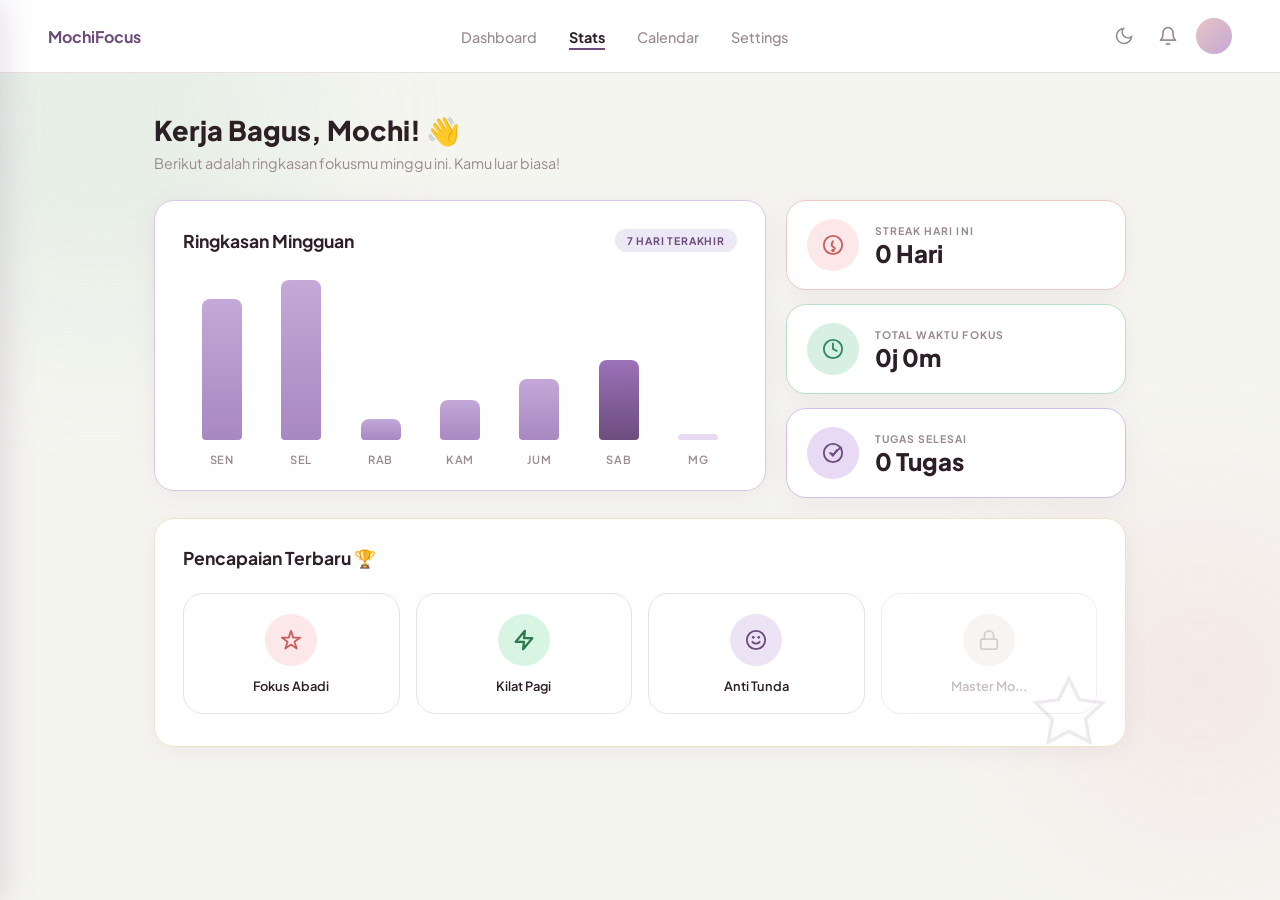
<file: stats.html>
<!doctype html>
<html lang="id">
  <head>
    <meta charset="UTF-8" />
    <meta name="viewport" content="width=device-width, initial-scale=1.0" />
    <title>Stats — MochiFocus</title>
    <link rel="preconnect" href="https://fonts.googleapis.com" />
    <link rel="preconnect" href="https://fonts.gstatic.com" crossorigin />
    <link
      href="https://fonts.googleapis.com/css2?family=Plus+Jakarta+Sans:wght@400;500;600;700;800&display=swap"
      rel="stylesheet"
    />
    <link rel="stylesheet" href="css/style.css" />
    <script src="js/theme.js"></script>
  </head>
  <body>
    <!-- NAVBAR -->
    <nav class="navbar" role="navigation" aria-label="Navigasi utama">
      <div class="navbar__brand">MochiFocus</div>
      <ul class="navbar__links" role="list">
        <li><a href="index.html" class="navbar__link">Dashboard</a></li>
        <li>
          <a
            href="stats.html"
            class="navbar__link navbar__link--active"
            aria-current="page"
            >Stats</a
          >
        </li>
        <li><a href="calendar.html" class="navbar__link">Calendar</a></li>
        <li><a href="settings.html" class="navbar__link">Settings</a></li>
      </ul>
      <div class="navbar__actions">
        <button
          class="navbar__icon-btn"
          id="navbar-darkmode-btn"
          aria-pressed="false"
          title="Mode gelap"
          aria-label="Toggle mode gelap"
        >
          <svg
            class="icon-moon"
            width="20"
            height="20"
            viewBox="0 0 24 24"
            fill="none"
            stroke="currentColor"
            stroke-width="2"
            stroke-linecap="round"
            aria-hidden="true"
          >
            <path d="M21 12.79A9 9 0 1 1 11.21 3 7 7 0 0 0 21 12.79z" />
          </svg>
          <svg
            class="icon-sun"
            width="20"
            height="20"
            viewBox="0 0 24 24"
            fill="none"
            stroke="currentColor"
            stroke-width="2"
            stroke-linecap="round"
            aria-hidden="true"
            style="display: none"
          >
            <circle cx="12" cy="12" r="5" />
            <line x1="12" y1="1" x2="12" y2="3" />
            <line x1="12" y1="21" x2="12" y2="23" />
            <line x1="4.22" y1="4.22" x2="5.64" y2="5.64" />
            <line x1="18.36" y1="18.36" x2="19.78" y2="19.78" />
            <line x1="1" y1="12" x2="3" y2="12" />
            <line x1="21" y1="12" x2="23" y2="12" />
            <line x1="4.22" y1="19.78" x2="5.64" y2="18.36" />
            <line x1="18.36" y1="5.64" x2="19.78" y2="4.22" />
          </svg>
        </button>
        <button class="navbar__icon-btn" aria-label="Notifikasi">
          <svg
            width="20"
            height="20"
            viewBox="0 0 24 24"
            fill="none"
            stroke="currentColor"
            stroke-width="2"
            stroke-linecap="round"
            stroke-linejoin="round"
            aria-hidden="true"
          >
            <path d="M18 8A6 6 0 0 0 6 8c0 7-3 9-3 9h18s-3-2-3-9" />
            <path d="M13.73 21a2 2 0 0 1-3.46 0" />
          </svg>
        </button>
        <button class="navbar__avatar" aria-label="Profil pengguna"></button>
      </div>
      <!-- Hamburger (mobile only) -->
      <button
        class="navbar__hamburger"
        id="navbar-hamburger"
        aria-label="Buka menu navigasi"
        aria-expanded="false"
        aria-controls="offcanvas-menu"
      >
        <span class="navbar__hamburger-line"></span>
        <span class="navbar__hamburger-line"></span>
        <span class="navbar__hamburger-line"></span>
      </button>
    </nav>

    <!-- OFFCANVAS OVERLAY -->
    <div
      class="offcanvas-overlay"
      id="offcanvas-overlay"
      aria-hidden="true"
    ></div>

    <!-- OFFCANVAS PANEL -->
    <nav
      class="offcanvas"
      id="offcanvas-menu"
      aria-label="Menu navigasi mobile"
      aria-hidden="true"
    >
      <div class="offcanvas__header">
        <span class="offcanvas__brand">MochiFocus</span>
        <button
          class="offcanvas__close"
          id="offcanvas-close"
          aria-label="Tutup menu"
        >
          <svg
            width="16"
            height="16"
            viewBox="0 0 24 24"
            fill="none"
            stroke="currentColor"
            stroke-width="2.5"
            stroke-linecap="round"
            aria-hidden="true"
          >
            <line x1="18" y1="6" x2="6" y2="18" />
            <line x1="6" y1="6" x2="18" y2="18" />
          </svg>
        </button>
      </div>
      <ul class="offcanvas__nav" role="list">
        <li><a href="index.html" class="navbar__link">Dashboard</a></li>
        <li>
          <a
            href="stats.html"
            class="navbar__link navbar__link--active"
            aria-current="page"
            >Stats</a
          >
        </li>
        <li><a href="calendar.html" class="navbar__link">Calendar</a></li>
        <li><a href="settings.html" class="navbar__link">Settings</a></li>
      </ul>
      <div class="offcanvas__footer">MochiFocus v1.0.0</div>
    </nav>

    <!-- BG BLOBS -->
    <div class="bg-blob bg-blob--green" aria-hidden="true"></div>
    <div class="bg-blob bg-blob--pink" aria-hidden="true"></div>

    <!-- PAGE CONTENT -->
    <div class="stats-page">
      <!-- PAGE HEADING -->
      <div class="stats-page__heading">
        <h1 class="stats-page__title">Kerja Bagus, Mochi! 👋</h1>
        <p class="stats-page__subtitle">
          Berikut adalah ringkasan fokusmu minggu ini. Kamu luar biasa!
        </p>
      </div>

      <!-- ROW 1: Chart + Stat Cards -->
      <div class="stats-row">
        <!-- Weekly Summary Card -->
        <section class="card stats-chart-card" aria-labelledby="weekly-heading">
          <div class="stats-chart-card__header">
            <h2 id="weekly-heading" class="stats-chart-card__title">
              Ringkasan Mingguan
            </h2>
            <span class="stats-chip">7 HARI TERAKHIR</span>
          </div>

          <!-- Bar chart -->
          <div
            class="bar-chart"
            aria-label="Grafik aktivitas mingguan"
            role="img"
          >
            <div class="bar-chart__bars" id="bar-chart-bars">
              <!-- rendered by JS -->
            </div>
            <div class="bar-chart__labels">
              <span>SEN</span>
              <span>SEL</span>
              <span>RAB</span>
              <span>KAM</span>
              <span>JUM</span>
              <span>SAB</span>
              <span>MG</span>
            </div>
          </div>
        </section>

        <!-- Right: Stat Summary Cards -->
        <div class="stats-summary-col">
          <!-- Streak -->
          <div class="stat-card stat-card--pink" aria-label="Streak hari ini">
            <div class="stat-card__icon stat-card__icon--pink">
              <svg
                width="22"
                height="22"
                viewBox="0 0 24 24"
                fill="none"
                stroke="currentColor"
                stroke-width="2"
                stroke-linecap="round"
                stroke-linejoin="round"
                aria-hidden="true"
              >
                <path
                  d="M12 2C6.48 2 2 6.48 2 12s4.48 10 10 10 10-4.48 10-10S17.52 2 12 2z"
                />
                <path d="M12 8c-1.5 2-2 3.5-1 5 1 1.5 3 1.5 3 3" />
                <circle cx="12" cy="18" r="1" fill="currentColor" />
              </svg>
            </div>
            <div class="stat-card__body">
              <span class="stat-card__label">STREAK HARI INI</span>
              <span class="stat-card__value" id="stat-streak">12 Hari</span>
            </div>
          </div>

          <!-- Total Focus Time -->
          <div
            class="stat-card stat-card--green"
            aria-label="Total waktu fokus"
          >
            <div class="stat-card__icon stat-card__icon--green">
              <svg
                width="22"
                height="22"
                viewBox="0 0 24 24"
                fill="none"
                stroke="currentColor"
                stroke-width="2"
                stroke-linecap="round"
                stroke-linejoin="round"
                aria-hidden="true"
              >
                <circle cx="12" cy="12" r="10" />
                <polyline points="12 6 12 12 16 14" />
              </svg>
            </div>
            <div class="stat-card__body">
              <span class="stat-card__label">TOTAL WAKTU FOKUS</span>
              <span class="stat-card__value" id="stat-focus-time">0j 0m</span>
            </div>
          </div>

          <!-- Tasks Done -->
          <div class="stat-card stat-card--purple" aria-label="Tugas selesai">
            <div class="stat-card__icon stat-card__icon--purple">
              <svg
                width="22"
                height="22"
                viewBox="0 0 24 24"
                fill="none"
                stroke="currentColor"
                stroke-width="2"
                stroke-linecap="round"
                stroke-linejoin="round"
                aria-hidden="true"
              >
                <circle cx="12" cy="12" r="10" />
                <polyline
                  points="9 11 12 14 22 4"
                  clip-path="circle(10 at 12 12)"
                />
                <polyline points="9 12 12 15 16 9" />
              </svg>
            </div>
            <div class="stat-card__body">
              <span class="stat-card__label">TUGAS SELESAI</span>
              <span class="stat-card__value" id="stat-tasks-done">0 Tugas</span>
            </div>
          </div>
        </div>
      </div>

      <!-- ROW 2: Achievements -->
      <section
        class="card stats-achievements-card"
        aria-labelledby="achieve-heading"
      >
        <h2 id="achieve-heading" class="stats-achievements-card__title">
          Pencapaian Terbaru 🏆
        </h2>

        <div class="achievements-grid" id="achievements-grid">
          <!-- Fokus Abadi -->
          <div
            class="achievement-item achievement-item--unlocked"
            aria-label="Pencapaian: Fokus Abadi"
          >
            <div class="achievement-item__icon achievement-item__icon--pink">
              <svg
                width="22"
                height="22"
                viewBox="0 0 24 24"
                fill="none"
                stroke="currentColor"
                stroke-width="2"
                stroke-linecap="round"
                stroke-linejoin="round"
                aria-hidden="true"
              >
                <path
                  d="M12 2l2.4 7.4H22l-6.2 4.5 2.4 7.4L12 17l-6.2 4.3 2.4-7.4L2 9.4h7.6z"
                />
              </svg>
            </div>
            <span class="achievement-item__label">Fokus Abadi</span>
          </div>

          <!-- Kilat Pagi -->
          <div
            class="achievement-item achievement-item--unlocked"
            aria-label="Pencapaian: Kilat Pagi"
          >
            <div class="achievement-item__icon achievement-item__icon--green">
              <svg
                width="22"
                height="22"
                viewBox="0 0 24 24"
                fill="none"
                stroke="currentColor"
                stroke-width="2.5"
                stroke-linecap="round"
                stroke-linejoin="round"
                aria-hidden="true"
              >
                <polygon points="13 2 3 14 12 14 11 22 21 10 12 10 13 2" />
              </svg>
            </div>
            <span class="achievement-item__label">Kilat Pagi</span>
          </div>

          <!-- Anti Tunda -->
          <div
            class="achievement-item achievement-item--unlocked"
            aria-label="Pencapaian: Anti Tunda"
          >
            <div class="achievement-item__icon achievement-item__icon--purple">
              <svg
                width="22"
                height="22"
                viewBox="0 0 24 24"
                fill="none"
                stroke="currentColor"
                stroke-width="2"
                stroke-linecap="round"
                stroke-linejoin="round"
                aria-hidden="true"
              >
                <circle cx="12" cy="12" r="10" />
                <path d="M8 14s1.5 2 4 2 4-2 4-2" />
                <line x1="9" y1="9" x2="9.01" y2="9" stroke-width="3" />
                <line x1="15" y1="9" x2="15.01" y2="9" stroke-width="3" />
              </svg>
            </div>
            <span class="achievement-item__label">Anti Tunda</span>
          </div>

          <!-- Master Mo... (locked) -->
          <div
            class="achievement-item achievement-item--locked"
            aria-label="Pencapaian terkunci: Master Mode"
          >
            <div class="achievement-item__icon achievement-item__icon--locked">
              <svg
                width="22"
                height="22"
                viewBox="0 0 24 24"
                fill="none"
                stroke="currentColor"
                stroke-width="2"
                stroke-linecap="round"
                stroke-linejoin="round"
                aria-hidden="true"
              >
                <rect x="3" y="11" width="18" height="11" rx="2" ry="2" />
                <path d="M7 11V7a5 5 0 0 1 10 0v4" />
              </svg>
            </div>
            <span class="achievement-item__label">Master Mo...</span>
          </div>
        </div>

        <!-- Decorative star -->
        <div class="stats-achievements-card__deco" aria-hidden="true">
          <svg
            width="80"
            height="80"
            viewBox="0 0 24 24"
            fill="none"
            stroke="currentColor"
            stroke-width="1"
            opacity="0.12"
            aria-hidden="true"
          >
            <polygon
              points="12 2 15.09 8.26 22 9.27 17 14.14 18.18 21.02 12 17.77 5.82 21.02 7 14.14 2 9.27 8.91 8.26 12 2"
            />
          </svg>
        </div>
      </section>
    </div>
    <!-- /stats-page -->

    <script src="js/stats.js"></script>
    <script>
      (function () {
        var hamburger = document.getElementById("navbar-hamburger");
        var overlay = document.getElementById("offcanvas-overlay");
        var panel = document.getElementById("offcanvas-menu");
        var closeBtn = document.getElementById("offcanvas-close");
        if (!hamburger) return;

        function openMenu() {
          overlay.classList.add("offcanvas-overlay--visible");
          panel.classList.add("offcanvas--open");
          hamburger.setAttribute("aria-expanded", "true");
          panel.setAttribute("aria-hidden", "false");
          overlay.setAttribute("aria-hidden", "false");
          document.body.style.overflow = "hidden";
        }

        function closeMenu() {
          overlay.classList.remove("offcanvas-overlay--visible");
          panel.classList.remove("offcanvas--open");
          hamburger.setAttribute("aria-expanded", "false");
          panel.setAttribute("aria-hidden", "true");
          overlay.setAttribute("aria-hidden", "true");
          document.body.style.overflow = "";
        }

        hamburger.addEventListener("click", openMenu);
        closeBtn.addEventListener("click", closeMenu);
        overlay.addEventListener("click", closeMenu);
        document.addEventListener("keydown", function (e) {
          if (e.key === "Escape") closeMenu();
        });
      })();
    </script>
  </body>
</html>
</file>
<file: css/style.css>
/* ============================================================
   CSS VARIABLES — MochiFocus
   ============================================================ */
:root {
  /* Palette */
  --color-bg: #f5f5f0;
  --color-surface: #ffffff;
  --color-primary: #6d4c7d; /* deep mauve – brand, navbar */
  --color-primary-hover: #5a3d68;
  --color-green: #2d6a4f; /* todo card accent */
  --color-green-btn: #2d6a4f;
  --color-green-btn-hover: #245940;
  --color-pink: #e8a4a4; /* timer card accent */
  --color-pink-btn: #e8a4a4;
  --color-pink-btn-hover: #d98f8f;
  --color-mauve-dark: #4a2c3f; /* add-link button */
  --color-mauve-dark-hover: #3a1f30;
  --color-text: #2d1f26;
  --color-text-muted: #9a8a90;
  --color-border: #e8e0e4;
  --color-input-bg: #f5f0f2;
  --color-todo-done: #b0a0a8;
  --color-badge-bg: #e8f5ee;
  --color-badge-text: #2d6a4f;

  /* Timer ring */
  --timer-track: #e8e0f0;
  --timer-progress: #6d4c7d;
  --timer-circumference: 552.92px; /* 2 * π * 88 */

  /* Shadows */
  --shadow-card: 0 4px 24px rgba(109, 76, 125, 0.08);
  --shadow-card-hover: 0 8px 32px rgba(109, 76, 125, 0.14);

  /* Layout */
  --radius-card: 20px;
  --radius-btn: 50px;
  --radius-input: 12px;
  --radius-sm: 8px;

  /* Typography */
  --font: "Plus Jakarta Sans", "Segoe UI", system-ui, sans-serif;

  --transition: 0.2s ease;
  --transition-slow: 0.4s ease;
}

/* ============================================================
   RESET & BASE
   ============================================================ */
*,
*::before,
*::after {
  box-sizing: border-box;
  margin: 0;
  padding: 0;
}

body {
  font-family: var(--font);
  background-color: var(--color-bg);
  color: var(--color-text);
  min-height: 100vh;
  padding-bottom: 60px;
  position: relative;
  overflow-x: hidden;
}

ul {
  list-style: none;
}

button {
  cursor: pointer;
  font-family: inherit;
  border: none;
  outline: none;
}

input,
label {
  font-family: inherit;
  outline: none;
}

a {
  text-decoration: none;
}

/* ============================================================
   BACKGROUND BLOBS
   ============================================================ */
.bg-blob {
  position: fixed;
  border-radius: 50%;
  filter: blur(80px);
  opacity: 0.18;
  pointer-events: none;
  z-index: 0;
}

.bg-blob--green {
  width: 400px;
  height: 400px;
  background: #a8d5ba;
  top: -80px;
  left: -100px;
}

.bg-blob--pink {
  width: 320px;
  height: 320px;
  background: #f0b8c0;
  bottom: 60px;
  right: -80px;
}

/* ============================================================
   NAVBAR
   ============================================================ */
.navbar {
  position: relative;
  z-index: 10;
  display: flex;
  align-items: center;
  gap: 40px;
  padding: 18px 48px;
  background: var(--color-surface);
  border-bottom: 1px solid var(--color-border);
}

.navbar__brand {
  font-size: 1rem;
  font-weight: 700;
  color: var(--color-primary);
  white-space: nowrap;
  margin-right: auto;
}

.navbar__links {
  display: flex;
  gap: 32px;
  align-items: center;
}

.navbar__link {
  font-size: 0.9rem;
  font-weight: 500;
  color: var(--color-text-muted);
  transition: color var(--transition);
  padding-bottom: 2px;
}

.navbar__link:hover {
  color: var(--color-text);
}

.navbar__link--active {
  color: var(--color-text);
  font-weight: 700;
  border-bottom: 2px solid var(--color-primary);
}

.navbar__actions {
  display: flex;
  align-items: center;
  gap: 12px;
  margin-left: auto;
}

.navbar__icon-btn {
  background: transparent;
  color: var(--color-text-muted);
  padding: 6px;
  border-radius: 50%;
  display: flex;
  align-items: center;
  justify-content: center;
  transition:
    background var(--transition),
    color var(--transition);
}

.navbar__icon-btn:hover {
  background: var(--color-bg);
  color: var(--color-text);
}

.navbar__avatar {
  width: 36px;
  height: 36px;
  border-radius: 50%;
  background: linear-gradient(135deg, #e8c4c4, #c4a8d4);
  border: none;
  cursor: pointer;
}

/* ============================================================
   PAGE WRAPPER
   ============================================================ */
.header,
.main,
.card--links {
  position: relative;
  z-index: 1;
  max-width: 1020px;
  margin-left: auto;
  margin-right: auto;
}

/* ============================================================
   HEADER
   ============================================================ */
.header {
  padding-top: 40px;
  padding-bottom: 32px;
  text-align: center;
}

.header__greeting {
  font-size: 2.6rem;
  font-weight: 800;
  color: var(--color-primary);
  margin-bottom: 8px;
  letter-spacing: -0.01em;
}

.header__datetime {
  font-size: 0.9rem;
  color: var(--color-text-muted);
  display: flex;
  align-items: center;
  justify-content: center;
  gap: 8px;
}

.header__sep {
  opacity: 0.5;
}

/* Decorative sparkle / heart near heading */
.header__deco {
  position: absolute;
  font-size: 1.4rem;
  opacity: 0.5;
  pointer-events: none;
  user-select: none;
}

.header__deco--tl {
  top: 36px;
  left: 60px;
  color: var(--color-pink);
  animation: float 4s ease-in-out infinite;
}

.header__deco--tr {
  top: 52px;
  right: 80px;
  color: var(--color-pink);
  animation: float 4s ease-in-out infinite 1.5s;
}

/* ============================================================
   MAIN GRID
   ============================================================ */
.main {
  display: grid;
  grid-template-columns: 1fr 1.4fr;
  gap: 24px;
  margin-bottom: 24px;
}

/* ============================================================
   CARD
   ============================================================ */
.card {
  background: var(--color-surface);
  border-radius: var(--radius-card);
  box-shadow: var(--shadow-card);
  padding: 28px 28px 32px;
  border: 1.5px solid transparent;
  transition: box-shadow var(--transition-slow);
}

.card--timer {
  border-color: var(--color-pink);
  display: flex;
  flex-direction: column;
  align-items: center;
}

.card--todo {
  border-color: #b8d8c8;
}

.card--links {
  border-color: #f0c8c8;
  margin-bottom: 0;
  padding-bottom: 36px;
}

.card__label {
  font-size: 0.7rem;
  font-weight: 700;
  letter-spacing: 0.1em;
  color: var(--color-text-muted);
  margin-bottom: 20px;
  width: 100%;
}

.card__header-row {
  display: flex;
  align-items: center;
  justify-content: space-between;
  margin-bottom: 16px;
}

.card__header-row .card__label {
  margin-bottom: 0;
}

/* ============================================================
   FOCUS TIMER
   ============================================================ */
.timer__ring-wrapper {
  position: relative;
  width: 220px;
  height: 220px;
  margin: 8px 0 28px;
  flex-shrink: 0;
}

.timer__svg {
  width: 100%;
  height: 100%;
  /* rotate so arc starts from 12-o'clock */
  transform: rotate(-90deg);
  overflow: visible;
}

.timer__track {
  fill: none;
  stroke: var(--timer-track);
  stroke-width: 12;
}

.timer__progress {
  fill: none;
  stroke: var(--timer-progress);
  stroke-width: 12;
  stroke-linecap: round;
  /* dasharray/dashoffset set by JS */
  transition:
    stroke-dashoffset 1s linear,
    stroke var(--transition-slow);
}

/* Running state: glowing pulse on the ring */
.timer__progress--running {
  stroke: var(--color-primary);
  animation: ringPulse 2s ease-in-out infinite;
}

.timer__center {
  position: absolute;
  inset: 0;
  display: flex;
  flex-direction: column;
  align-items: center;
  justify-content: center;
  gap: 2px;
}

.timer__display {
  font-size: 2.8rem;
  font-weight: 800;
  letter-spacing: 0.02em;
  color: var(--color-text);
  font-variant-numeric: tabular-nums;
  line-height: 1;
}

.timer__label-text {
  font-size: 0.65rem;
  font-weight: 600;
  letter-spacing: 0.12em;
  color: var(--color-text-muted);
  text-transform: uppercase;
}

/*
  Orbiting dot: positioned at the center of the wrapper,
  then pushed out to ring radius via translateX inside rotate.
  Ring r=95 in the 220px wrapper (viewBox 0 0 220 220).
*/
.timer__pulse-group {
  transform-origin: 110px 110px;
  transform: rotate(var(--timer-rotation, 0deg));
  transition: transform 1s linear;
}

.timer__pulse {
  fill: var(--color-surface);
  stroke: var(--color-primary);
  stroke-width: 2.5px;
  transform-origin: 110px 15px;
  opacity: 0;
  pointer-events: none;
  transition: opacity 0.3s ease;
}

.timer__pulse--active {
  opacity: 1;
  animation: dotPulse 2s ease-in-out infinite;
}

.timer__controls {
  display: flex;
  gap: 10px;
  flex-wrap: wrap;
  justify-content: center;
}

/* Minutes duration field */
.timer__mins-row {
  display: flex;
  flex-direction: column;
  align-items: center;
  gap: 6px;
  margin-bottom: 18px;
  width: 100%;
}

.timer__mins-label {
  font-size: 0.65rem;
  font-weight: 700;
  letter-spacing: 0.1em;
  color: var(--color-text-muted);
  text-transform: uppercase;
}

.timer__mins-field {
  display: flex;
  align-items: center;
  gap: 8px;
  background: var(--color-input-bg);
  border: 1.5px solid var(--color-border);
  border-radius: 50px;
  padding: 6px 16px;
  transition: border-color var(--transition);
}

.timer__mins-field:focus-within {
  border-color: var(--color-primary);
  background: #fff;
}

.timer__mins-input {
  width: 44px;
  border: none;
  background: transparent;
  font-family: var(--font);
  font-size: 0.95rem;
  font-weight: 700;
  color: var(--color-text);
  text-align: center;
  outline: none;
  /* hide spinner arrows */
  -moz-appearance: textfield;
  appearance: textfield;
}

.timer__mins-input::-webkit-outer-spin-button,
.timer__mins-input::-webkit-inner-spin-button {
  -webkit-appearance: none;
  margin: 0;
}

.timer__mins-unit {
  font-size: 0.8rem;
  font-weight: 500;
  color: var(--color-text-muted);
}

.timer__mins-field--disabled {
  opacity: 0.5;
  cursor: not-allowed;
  pointer-events: none;
}

/* ============================================================
   BUTTONS
   ============================================================ */
.btn {
  display: inline-flex;
  align-items: center;
  justify-content: center;
  gap: 6px;
  padding: 10px 20px;
  border-radius: var(--radius-btn);
  font-size: 0.875rem;
  font-weight: 600;
  transition:
    background-color var(--transition),
    opacity var(--transition),
    transform var(--transition);
}

.btn:active:not(:disabled) {
  transform: scale(0.96);
}

.btn:disabled {
  opacity: 0.4;
  cursor: not-allowed;
}

/* Start — pink pastel */
.btn--start {
  background: var(--color-pink-btn);
  color: #fff;
}
.btn--start:hover:not(:disabled) {
  background: var(--color-pink-btn-hover);
}

/* Pause — light gray */
.btn--pause {
  background: #e8e0e8;
  color: var(--color-text-muted);
}
.btn--pause:hover:not(:disabled) {
  background: #d8d0d8;
}

/* Reset — light gray outline-style */
.btn--reset {
  background: #f0ece8;
  color: var(--color-text-muted);
}
.btn--reset:hover:not(:disabled) {
  background: #e4deda;
}

/* Add Todo — dark green pill */
.btn--add-todo {
  background: var(--color-green-btn);
  color: #fff;
  border-radius: var(--radius-btn);
  padding: 10px 22px;
  white-space: nowrap;
}
.btn--add-todo:hover {
  background: var(--color-green-btn-hover);
}

/* Add Link — dark mauve */
.btn--add-link {
  background: var(--color-mauve-dark);
  color: #fff;
  border-radius: var(--radius-btn);
  padding: 10px 22px;
  white-space: nowrap;
  align-self: flex-end;
}
.btn--add-link:hover {
  background: var(--color-mauve-dark-hover);
}

/* Icon/danger within list rows */
.btn--icon {
  background: transparent;
  color: var(--color-text-muted);
  padding: 4px 8px;
  font-size: 0.85rem;
  border-radius: var(--radius-sm);
}
.btn--icon:hover {
  color: var(--color-green);
  background: #e8f5ee;
}

.btn--danger {
  background: transparent;
  color: var(--color-text-muted);
  padding: 4px 8px;
  font-size: 0.8rem;
  border-radius: var(--radius-sm);
}
.btn--danger:hover {
  background: #fef2f2;
  color: #e05555;
}

/* ============================================================
   INPUT
   ============================================================ */
.input {
  width: 100%;
  padding: 11px 16px;
  border: 1.5px solid transparent;
  border-radius: var(--radius-input);
  font-size: 0.9rem;
  color: var(--color-text);
  background-color: var(--color-input-bg);
  transition:
    border-color var(--transition),
    background-color var(--transition);
}

.input:focus {
  border-color: var(--color-primary);
  background-color: #fff;
}

.input::placeholder {
  color: var(--color-text-muted);
}

/* ============================================================
   TODO BADGE
   ============================================================ */
.todo__count-badge {
  font-size: 0.65rem;
  font-weight: 700;
  width: max-content;
  letter-spacing: 0.08em;
  background: var(--color-badge-bg);
  color: var(--color-badge-text);
  padding: 4px 10px;
  border-radius: 50px;
}

/* ============================================================
   TODO FORM
   ============================================================ */
.todo__form {
  display: flex;
  gap: 8px;
  margin-bottom: 16px;
}

.todo__form .input {
  flex: 1;
}

/* ============================================================
   TODO LIST
   ============================================================ */
.todo__list {
  display: flex;
  flex-direction: column;
  gap: 8px;
  max-height: 300px;
  overflow-y: auto;
  padding-right: 4px;
}

.todo__item {
  display: flex;
  align-items: center;
  gap: 10px;
  padding: 10px 14px;
  border: 1.5px solid var(--color-border);
  border-radius: var(--radius-sm);
  background: var(--color-surface);
  transition:
    box-shadow var(--transition),
    border-color var(--transition);
  animation: slideIn 0.2s ease;
}

.todo__item:hover {
  border-color: #b8d8c8;
  box-shadow: 0 2px 10px rgba(45, 106, 79, 0.08);
}

.todo__checkbox {
  width: 17px;
  height: 17px;
  accent-color: var(--color-green);
  cursor: pointer;
  flex-shrink: 0;
}

.todo__text {
  flex: 1;
  font-size: 0.88rem;
  word-break: break-word;
  color: var(--color-text);
}

.todo__text--done {
  text-decoration: line-through;
  color: var(--color-todo-done);
}

.todo__edit-input {
  flex: 1;
  padding: 4px 10px;
  border: 1.5px solid var(--color-green);
  border-radius: var(--radius-sm);
  font-size: 0.88rem;
  font-family: inherit;
  background: #fff;
  outline: none;
}

.todo__actions {
  display: flex;
  gap: 2px;
  flex-shrink: 0;
}

/* Empty state — robot image placeholder */
.todo__empty {
  display: flex;
  flex-direction: column;
  align-items: center;
  justify-content: center;
  padding: 32px 16px;
  gap: 14px;
  color: var(--color-text-muted);
  font-size: 0.85rem;
  text-align: center;
}

.todo__empty-icon {
  width: 80px;
  height: 80px;
  border-radius: 50%;
  background: linear-gradient(135deg, #d0ece0, #b8d8cc);
  display: flex;
  align-items: center;
  justify-content: center;
  font-size: 2.2rem;
}

/* ============================================================
   QUICK LINKS — form
   ============================================================ */
.links__form {
  display: flex;
  align-items: flex-end;
  gap: 12px;
  margin-bottom: 24px;
  flex-wrap: wrap;
}

.links__field-group {
  display: flex;
  flex-direction: column;
  gap: 6px;
  flex: 1;
  min-width: 140px;
}

.links__field-label {
  font-size: 0.65rem;
  font-weight: 700;
  letter-spacing: 0.1em;
  color: var(--color-text-muted);
}

/* ============================================================
   QUICK LINKS — grid
   ============================================================ */
.links__grid {
  display: grid;
  grid-template-columns: repeat(auto-fill, minmax(140px, 1fr));
  gap: 12px;
}

.link__wrapper {
  position: relative;
}

.link__card {
  display: flex;
  flex-direction: column;
  align-items: center;
  justify-content: center;
  gap: 8px;
  padding: 18px 12px;
  border: 1.5px solid var(--color-border);
  border-radius: var(--radius-card);
  background: var(--color-input-bg);
  text-decoration: none;
  color: var(--color-text);
  transition:
    box-shadow var(--transition),
    border-color var(--transition),
    transform var(--transition);
  min-height: 88px;
  text-align: center;
}

.link__card:hover {
  box-shadow: var(--shadow-card-hover);
  border-color: var(--color-pink);
  transform: translateY(-2px);
}

.link__favicon {
  width: 26px;
  height: 26px;
  border-radius: 6px;
}

.link__title {
  font-size: 0.82rem;
  font-weight: 600;
  word-break: break-word;
  line-height: 1.3;
}

.link__delete {
  position: absolute;
  top: 6px;
  right: 6px;
  background: transparent;
  border: none;
  color: var(--color-text-muted);
  font-size: 0.7rem;
  cursor: pointer;
  padding: 3px 6px;
  border-radius: 50%;
  opacity: 0;
  transition:
    opacity var(--transition),
    background var(--transition),
    color var(--transition);
  line-height: 1;
}

.link__wrapper:hover .link__delete {
  opacity: 1;
}

.link__delete:hover {
  color: #e05555;
  background: #fef2f2;
}

/* Empty links state */
.links__empty {
  grid-column: 1 / -1;
  display: flex;
  flex-direction: column;
  align-items: center;
  gap: 10px;
  padding: 36px 16px 16px;
  color: var(--color-text-muted);
  font-size: 0.85rem;
  text-align: center;
}

.links__empty-icon {
  font-size: 2rem;
  opacity: 0.4;
}

/* ============================================================
   SCROLLBAR
   ============================================================ */
.todo__list::-webkit-scrollbar {
  width: 4px;
}
.todo__list::-webkit-scrollbar-track {
  background: transparent;
}
.todo__list::-webkit-scrollbar-thumb {
  background: var(--color-border);
  border-radius: 2px;
}

/* ============================================================
   ANIMATIONS
   ============================================================ */

/* Floating deco elements */
@keyframes float {
  0%,
  100% {
    transform: translateY(0);
  }
  50% {
    transform: translateY(-6px);
  }
}

/* SVG ring pulse when running */
@keyframes ringPulse {
  0%,
  100% {
    filter: drop-shadow(0 0 4px rgba(109, 76, 125, 0.3));
  }
  50% {
    filter: drop-shadow(0 0 12px rgba(109, 76, 125, 0.65));
  }
}

/* Denyut dan pendaran titik indikator timer saat aktif */
@keyframes dotPulse {
  0%,
  100% {
    transform: scale(1);
    filter: drop-shadow(0 0 4px rgba(109, 76, 125, 0.5));
  }
  50% {
    transform: scale(1.25);
    filter: drop-shadow(0 0 10px rgba(109, 76, 125, 0.9));
  }
}

/* Timer number tick bounce — removed (no digit animation) */

/* Todo item slide in */
@keyframes slideIn {
  from {
    opacity: 0;
    transform: translateY(-6px);
  }
  to {
    opacity: 1;
    transform: translateY(0);
  }
}

/* ============================================================
   HAMBURGER BUTTON
   ============================================================ */
.navbar__hamburger {
  display: none;
  flex-direction: column;
  justify-content: center;
  gap: 5px;
  width: 38px;
  height: 38px;
  padding: 8px;
  background: transparent;
  border-radius: var(--radius-sm);
  color: var(--color-text-muted);
  transition:
    background var(--transition),
    color var(--transition);
  flex-shrink: 0;
  order: 10; /* always last in navbar */
}

.navbar__hamburger:hover {
  background: var(--color-bg);
  color: var(--color-text);
}

.navbar__hamburger-line {
  display: block;
  width: 100%;
  height: 2px;
  border-radius: 2px;
  background: currentColor;
  transition:
    transform var(--transition),
    opacity var(--transition);
  transform-origin: center;
}

/* Animate to ✕ when open */
.navbar--menu-open .navbar__hamburger-line:nth-child(1) {
  transform: translateY(7px) rotate(45deg);
}
.navbar--menu-open .navbar__hamburger-line:nth-child(2) {
  opacity: 0;
  transform: scaleX(0);
}
.navbar--menu-open .navbar__hamburger-line:nth-child(3) {
  transform: translateY(-7px) rotate(-45deg);
}

/* ============================================================
   OFFCANVAS OVERLAY (backdrop)
   ============================================================ */
.offcanvas-overlay {
  position: fixed;
  inset: 0;
  background: rgba(45, 31, 38, 0.45);
  backdrop-filter: blur(2px);
  z-index: 200;
  opacity: 0;
  pointer-events: none;
  transition: opacity 0.3s ease;
}

.offcanvas-overlay--visible {
  opacity: 1;
  pointer-events: auto;
}

/* ============================================================
   OFFCANVAS PANEL
   ============================================================ */
.offcanvas {
  position: fixed;
  top: 0;
  left: 0;
  bottom: 0;
  width: 280px;
  max-width: 85vw;
  background: var(--color-surface);
  z-index: 201;
  display: flex;
  flex-direction: column;
  transform: translateX(-100%);
  transition: transform 0.3s cubic-bezier(0.4, 0, 0.2, 1);
  box-shadow: 4px 0 32px rgba(109, 76, 125, 0.18);
  overflow-y: auto;
}

.offcanvas--open {
  transform: translateX(0);
}

/* Header row: brand + close button */
.offcanvas__header {
  display: flex;
  align-items: center;
  justify-content: space-between;
  padding: 20px 20px 16px;
  border-bottom: 1px solid var(--color-border);
  flex-shrink: 0;
}

.offcanvas__brand {
  font-size: 1rem;
  font-weight: 800;
  color: var(--color-primary);
}

.offcanvas__close {
  width: 34px;
  height: 34px;
  border-radius: 50%;
  background: var(--color-input-bg);
  border: none;
  display: flex;
  align-items: center;
  justify-content: center;
  color: var(--color-text-muted);
  cursor: pointer;
  transition:
    background var(--transition),
    color var(--transition);
  flex-shrink: 0;
}

.offcanvas__close:hover {
  background: #fef2f2;
  color: #e05555;
}

/* Nav links */
.offcanvas__nav {
  list-style: none;
  padding: 12px 12px 24px;
  display: flex;
  flex-direction: column;
  gap: 4px;
}

.offcanvas__nav li a {
  display: flex;
  align-items: center;
  gap: 12px;
  padding: 13px 16px;
  border-radius: var(--radius-sm);
  font-size: 0.95rem;
  font-weight: 500;
  color: var(--color-text-muted);
  text-decoration: none;
  transition:
    background var(--transition),
    color var(--transition);
}

.offcanvas__nav li a:hover {
  background: var(--color-bg);
  color: var(--color-text);
}

.offcanvas__nav li a.navbar__link--active {
  background: linear-gradient(135deg, #f0e4f8, #e8d8f0);
  color: var(--color-primary);
  font-weight: 700;
  border-left: 3px solid var(--color-primary);
  padding-left: 13px;
}

/* Page icon dots for visual flair */
.offcanvas__nav li a::before {
  content: "";
  width: 8px;
  height: 8px;
  border-radius: 50%;
  background: var(--color-border);
  flex-shrink: 0;
  transition: background var(--transition);
}

.offcanvas__nav li a:hover::before {
  background: var(--color-text-muted);
}

.offcanvas__nav li a.navbar__link--active::before {
  background: var(--color-primary);
}

/* Footer area */
.offcanvas__footer {
  margin-top: auto;
  padding: 16px 20px 28px;
  border-top: 1px solid var(--color-border);
  font-size: 0.75rem;
  color: var(--color-text-muted);
  flex-shrink: 0;
}

/* Dark mode */
.dark-mode .offcanvas {
  background: #221e28;
  box-shadow: 4px 0 32px rgba(0, 0, 0, 0.4);
}

.dark-mode .offcanvas__header {
  border-bottom-color: #3a3040;
}

.dark-mode .offcanvas__footer {
  border-top-color: #3a3040;
}

.dark-mode .offcanvas__nav li a:hover {
  background: #2a2530;
}

.dark-mode .offcanvas__nav li a.navbar__link--active {
  background: #2e2848;
}

/* ============================================================
   RESPONSIVE
   ============================================================ */
@media (max-width: 720px) {
  .navbar {
    padding: 14px 20px;
    gap: 16px;
    flex-wrap: wrap;
  }

  .header,
  .main,
  .card--links {
    padding-left: 16px;
    padding-right: 16px;
  }

  .card--links {
    margin-inline: 16px;
  }

  .header__greeting {
    font-size: 1.8rem;
  }

  .main {
    grid-template-columns: 1fr;
  }

  .timer__ring-wrapper {
    width: 180px;
    height: 180px;
  }

  .timer__display {
    font-size: 2.2rem;
  }

  .links__form {
    flex-direction: column;
    align-items: stretch;
  }

  .btn--add-link {
    width: 100%;
  }
}

@media (max-width: 480px) {
  /* Hide desktop nav links, show hamburger instead */
  .navbar__links {
    display: none;
  }

  .navbar__hamburger {
    display: flex;
  }

  .header__deco {
    display: none;
  }
}

/* ============================================================
   STATS PAGE
   ============================================================ */

/* Page wrapper */
.stats-page {
  position: relative;
  z-index: 1;
  max-width: 1020px;
  margin: 0 auto;
  padding: 40px 24px 60px;
}

/* Heading */
.stats-page__heading {
  margin-bottom: 28px;
}

.stats-page__title {
  font-size: 1.7rem;
  font-weight: 800;
  color: var(--color-text);
  margin-bottom: 6px;
}

.stats-page__subtitle {
  font-size: 0.9rem;
  color: var(--color-text-muted);
}

/* Row 1: chart + summary side-by-side */
.stats-row {
  display: grid;
  grid-template-columns: 1fr 340px;
  gap: 20px;
  margin-bottom: 20px;
  align-items: start;
}

/* ── Weekly Chart Card ── */
.stats-chart-card {
  border-color: #d8c8e8;
  padding: 28px 28px 24px;
}

.stats-chart-card__header {
  display: flex;
  align-items: center;
  justify-content: space-between;
  margin-bottom: 28px;
}

.stats-chart-card__title {
  font-size: 1.1rem;
  font-weight: 700;
  color: var(--color-text);
}

.stats-chip {
  font-size: 0.65rem;
  font-weight: 700;
  letter-spacing: 0.08em;
  background: #ede8f5;
  color: var(--color-primary);
  padding: 5px 12px;
  border-radius: 50px;
}

/* Bar chart */
.bar-chart {
  display: flex;
  flex-direction: column;
  gap: 12px;
}

.bar-chart__bars {
  display: flex;
  align-items: flex-end;
  gap: 10px;
  height: 160px;
  padding: 0 4px;
}

.bar-chart__bar-wrap {
  flex: 1;
  display: flex;
  flex-direction: column;
  align-items: center;
  justify-content: flex-end;
  height: 100%;
}

.bar-chart__bar {
  width: 100%;
  max-width: 40px;
  border-radius: 8px 8px 4px 4px;
  background: #e8daf0;
  transition: height 0.6s cubic-bezier(0.34, 1.56, 0.64, 1);
  min-height: 6px;
}

.bar-chart__bar--today {
  background: linear-gradient(180deg, #9b72b8, #6d4c7d);
}

.bar-chart__bar--has-data {
  background: linear-gradient(180deg, #c4a8d8, #a888c0);
}

.bar-chart__labels {
  display: flex;
  gap: 10px;
  padding: 0 4px;
}

.bar-chart__labels span {
  flex: 1;
  text-align: center;
  font-size: 0.7rem;
  font-weight: 600;
  letter-spacing: 0.06em;
  color: var(--color-text-muted);
}

/* ── Stat Summary Cards (right column) ── */
.stats-summary-col {
  display: flex;
  flex-direction: column;
  gap: 14px;
}

.stat-card {
  background: var(--color-surface);
  border-radius: var(--radius-card);
  box-shadow: var(--shadow-card);
  padding: 18px 20px;
  display: flex;
  align-items: center;
  gap: 16px;
  border: 1.5px solid transparent;
  transition: box-shadow var(--transition);
}

.stat-card:hover {
  box-shadow: var(--shadow-card-hover);
}

.stat-card--pink {
  border-color: #f0c8c8;
}
.stat-card--green {
  border-color: #b8e0c8;
}
.stat-card--purple {
  border-color: #d0c0e8;
}

.stat-card__icon {
  width: 52px;
  height: 52px;
  border-radius: 50%;
  display: flex;
  align-items: center;
  justify-content: center;
  flex-shrink: 0;
}

.stat-card__icon--pink {
  background: #fce8e8;
  color: #c86060;
}
.stat-card__icon--green {
  background: #d8f0e4;
  color: #2d8a5f;
}
.stat-card__icon--purple {
  background: #e8daf5;
  color: #6d4c7d;
}

.stat-card__body {
  display: flex;
  flex-direction: column;
  gap: 3px;
}

.stat-card__label {
  font-size: 0.65rem;
  font-weight: 700;
  letter-spacing: 0.1em;
  color: var(--color-text-muted);
}

.stat-card__value {
  font-size: 1.5rem;
  font-weight: 800;
  color: var(--color-text);
  line-height: 1.1;
}

/* ── Achievements Card ── */
.stats-achievements-card {
  border-color: #f0e4c8;
  padding: 28px 28px 32px;
  position: relative;
  overflow: hidden;
}

.stats-achievements-card__title {
  font-size: 1.1rem;
  font-weight: 700;
  color: var(--color-text);
  margin-bottom: 24px;
}

.stats-achievements-card__deco {
  position: absolute;
  bottom: -10px;
  right: 16px;
  pointer-events: none;
  user-select: none;
  color: var(--color-primary);
}

.achievements-grid {
  display: grid;
  grid-template-columns: repeat(4, 1fr);
  gap: 16px;
}

.achievement-item {
  display: flex;
  flex-direction: column;
  align-items: center;
  gap: 12px;
  padding: 20px 12px 18px;
  border: 1.5px solid var(--color-border);
  border-radius: var(--radius-card);
  background: var(--color-surface);
  text-align: center;
  transition:
    box-shadow var(--transition),
    transform var(--transition);
  cursor: default;
}

.achievement-item--unlocked:hover {
  box-shadow: var(--shadow-card-hover);
  transform: translateY(-2px);
}

.achievement-item--locked {
  opacity: 0.55;
}

.achievement-item__icon {
  width: 52px;
  height: 52px;
  border-radius: 50%;
  display: flex;
  align-items: center;
  justify-content: center;
}

.achievement-item__icon--pink {
  background: #fce8e8;
  color: #c86060;
}
.achievement-item__icon--green {
  background: #d8f5e4;
  color: #2d7a50;
}
.achievement-item__icon--purple {
  background: #ece4f5;
  color: #6d4c7d;
}
.achievement-item__icon--locked {
  background: #f0ece8;
  color: #b0a8b0;
}

.achievement-item__label {
  font-size: 0.8rem;
  font-weight: 600;
  color: var(--color-text);
  line-height: 1.3;
}

.achievement-item--locked .achievement-item__label {
  color: var(--color-text-muted);
}

/* ── Stats Responsive ── */
@media (max-width: 820px) {
  .stats-row {
    grid-template-columns: 1fr;
  }

  .stats-summary-col {
    flex-direction: row;
    flex-wrap: wrap;
  }

  .stat-card {
    flex: 1;
    min-width: 180px;
  }
}

@media (max-width: 600px) {
  .achievements-grid {
    grid-template-columns: repeat(2, 1fr);
  }

  .stats-page {
    padding: 24px 16px 48px;
  }

  .stats-page__title {
    font-size: 1.3rem;
  }

  .stats-summary-col {
    flex-direction: column;
  }
}

/* ============================================================
   CALENDAR PAGE
   ============================================================ */

/* Page outer wrapper */
.cal-page {
  position: relative;
  z-index: 1;
  max-width: 1020px;
  margin: 0 auto;
  padding: 36px 24px 60px;
  display: grid;
  grid-template-columns: 1fr 320px;
  gap: 24px;
  align-items: start;
}

/* ── Month header ── */
.cal-month-header {
  display: flex;
  align-items: flex-start;
  justify-content: space-between;
  margin-bottom: 20px;
}

.cal-month-header__title {
  font-size: 1.8rem;
  font-weight: 800;
  color: var(--color-text);
  line-height: 1.1;
  margin-bottom: 4px;
}

.cal-month-header__sub {
  font-size: 0.88rem;
  color: var(--color-text-muted);
}

.cal-month-header__nav {
  display: flex;
  gap: 8px;
  align-items: center;
  padding-top: 4px;
}

.cal-nav-btn {
  width: 38px;
  height: 38px;
  border-radius: 50%;
  background: var(--color-surface);
  border: 1.5px solid var(--color-border);
  display: flex;
  align-items: center;
  justify-content: center;
  color: var(--color-text-muted);
  cursor: pointer;
  transition:
    background var(--transition),
    border-color var(--transition),
    color var(--transition);
  box-shadow: var(--shadow-card);
}

.cal-nav-btn:hover {
  background: var(--color-primary);
  border-color: var(--color-primary);
  color: #fff;
}

/* ── Calendar card ── */
.cal-card {
  background: var(--color-surface);
  border-radius: var(--radius-card);
  box-shadow: var(--shadow-card);
  border: 1.5px solid var(--color-border);
  padding: 20px 16px 16px;
  margin-bottom: 16px;
}

/* Day-of-week header */
.cal-grid__header {
  display: grid;
  grid-template-columns: repeat(7, 1fr);
  margin-bottom: 8px;
}

.cal-grid__header span {
  text-align: center;
  font-size: 0.65rem;
  font-weight: 700;
  letter-spacing: 0.08em;
  color: var(--color-text-muted);
  padding: 4px 0;
}

/* Day cells grid */
.cal-grid__body {
  display: grid;
  grid-template-columns: repeat(7, 1fr);
  gap: 4px;
}

.cal-cell {
  position: relative;
  min-height: 72px;
  border-radius: 14px;
  padding: 8px 6px 6px;
  background: var(--color-input-bg);
  cursor: pointer;
  display: flex;
  flex-direction: column;
  align-items: flex-start;
  transition:
    background var(--transition),
    box-shadow var(--transition);
  user-select: none;
}

.cal-cell:hover {
  background: #ede8f5;
}

.cal-cell--other-month {
  opacity: 0.4;
}

.cal-cell--selected {
  background: #f0e4f8;
  border: 1.5px solid var(--color-primary);
}

/* Today ring */
.cal-cell--today {
  background: #fde8e8;
  border: 2px solid #e8a4a4;
}

.cal-cell--today .cal-cell__num {
  color: #c86060;
  font-weight: 800;
}

.cal-cell__num {
  font-size: 0.9rem;
  font-weight: 600;
  color: var(--color-text);
  line-height: 1;
  margin-bottom: 2px;
}

.cal-cell__today-tag {
  display: block;
  font-size: 0.5rem;
  font-weight: 700;
  letter-spacing: 0.06em;
  color: #c86060;
  margin-top: 1px;
}

/* Dots */
.cal-cell__dots {
  display: flex;
  gap: 3px;
  margin-top: auto;
  padding-top: 4px;
}

.cal-cell__dot {
  width: 6px;
  height: 6px;
  border-radius: 50%;
  display: inline-block;
}

.cal-cell__dot--done {
  background: #6ec99a;
}
.cal-cell__dot--focus {
  background: #a8b8e8;
}
.cal-cell__dot--achieve {
  background: #e8c870;
}

/* ── Legend ── */
.cal-legend {
  display: flex;
  gap: 20px;
  align-items: center;
  padding: 0 4px;
}

.cal-legend__item {
  display: flex;
  align-items: center;
  gap: 6px;
  font-size: 0.65rem;
  font-weight: 700;
  letter-spacing: 0.08em;
  color: var(--color-text-muted);
}

.cal-legend__dot {
  width: 8px;
  height: 8px;
  border-radius: 50%;
  display: inline-block;
  flex-shrink: 0;
}

.cal-legend__dot--done {
  background: #6ec99a;
}
.cal-legend__dot--focus {
  background: #a8b8e8;
}
.cal-legend__dot--achieve {
  background: #e8c870;
}

/* ── RIGHT COLUMN ── */
.cal-right {
  display: flex;
  flex-direction: column;
  gap: 16px;
}

/* ── Agenda card ── */
.cal-agenda-card {
  border-color: #d8c8e8;
  padding: 22px 20px 20px;
}

.cal-agenda-card__header {
  display: flex;
  align-items: center;
  justify-content: space-between;
  margin-bottom: 16px;
}

.cal-agenda-card__title {
  font-size: 1rem;
  font-weight: 700;
  color: var(--color-text);
}

.cal-add-btn {
  width: 34px;
  height: 34px;
  border-radius: 50%;
  background: var(--color-mauve-dark);
  color: #fff;
  border: none;
  display: flex;
  align-items: center;
  justify-content: center;
  cursor: pointer;
  transition:
    background var(--transition),
    transform var(--transition);
  flex-shrink: 0;
}

.cal-add-btn:hover {
  background: var(--color-mauve-dark-hover);
  transform: scale(1.08);
}

/* Agenda list */
.cal-agenda-list {
  list-style: none;
  display: flex;
  flex-direction: column;
  gap: 10px;
  margin-bottom: 14px;
}

.cal-agenda-item {
  display: flex;
  align-items: center;
  gap: 12px;
  padding: 12px 14px;
  background: var(--color-input-bg);
  border-radius: var(--radius-sm);
  border: 1.5px solid var(--color-border);
  transition: box-shadow var(--transition);
  animation: slideIn 0.2s ease;
}

.cal-agenda-item:hover {
  box-shadow: var(--shadow-card);
}

.cal-agenda-item__icon {
  width: 40px;
  height: 40px;
  border-radius: 50%;
  display: flex;
  align-items: center;
  justify-content: center;
  flex-shrink: 0;
}

.cal-agenda-item__body {
  flex: 1;
  display: flex;
  flex-direction: column;
  gap: 2px;
  min-width: 0;
}

.cal-agenda-item__title {
  font-size: 0.88rem;
  font-weight: 700;
  color: var(--color-text);
  white-space: nowrap;
  overflow: hidden;
  text-overflow: ellipsis;
}

.cal-agenda-item__time {
  font-size: 0.75rem;
  color: var(--color-text-muted);
}

.cal-agenda-item__del {
  background: transparent;
  border: none;
  color: var(--color-text-muted);
  font-size: 0.7rem;
  cursor: pointer;
  padding: 4px 6px;
  border-radius: 50%;
  opacity: 0;
  transition:
    opacity var(--transition),
    background var(--transition),
    color var(--transition);
  flex-shrink: 0;
}

.cal-agenda-item:hover .cal-agenda-item__del {
  opacity: 1;
}

.cal-agenda-item__del:hover {
  background: #fef2f2;
  color: #e05555;
}

.cal-agenda-empty {
  font-size: 0.84rem;
  color: var(--color-text-muted);
  text-align: center;
  padding: 16px 0 8px;
}

/* Quote strip */
.cal-quote {
  display: flex;
  align-items: flex-start;
  gap: 10px;
  background: #fef0f0;
  border-radius: var(--radius-sm);
  padding: 12px 14px;
  font-size: 0.82rem;
  color: #a04040;
  line-height: 1.5;
  border: 1px solid #f5d8d8;
}

.cal-quote svg {
  flex-shrink: 0;
  margin-top: 1px;
  color: #d07070;
}

/* ── Productivity stats card ── */
.cal-stats-card {
  border-color: var(--color-border);
  padding: 22px 20px 20px;
}

.cal-stats-card__title {
  font-size: 1rem;
  font-weight: 700;
  color: var(--color-text);
  margin-bottom: 4px;
}

.cal-stats-card__sub {
  font-size: 0.8rem;
  color: var(--color-text-muted);
  margin-bottom: 16px;
}

/* Mini bar chart in stats card */
.cal-bar-chart {
  height: 100px;
}

.cal-bar-chart__bars {
  display: flex;
  align-items: flex-end;
  gap: 8px;
  height: 100%;
  padding: 0 2px;
}

.cal-bar-chart__bar-wrap {
  flex: 1;
  display: flex;
  align-items: flex-end;
  height: 100%;
}

.cal-bar-chart__bar {
  width: 100%;
  border-radius: 8px 8px 4px 4px;
  transition: height 0.6s cubic-bezier(0.34, 1.56, 0.64, 1);
  min-height: 8px;
}

/* ── Floating Action Button ── */
.cal-fab {
  position: fixed;
  bottom: 28px;
  right: 28px;
  width: 52px;
  height: 52px;
  border-radius: 50%;
  background: var(--color-mauve-dark);
  color: #fff;
  border: none;
  display: none; /* shown only on mobile */
  align-items: center;
  justify-content: center;
  cursor: pointer;
  box-shadow: 0 4px 20px rgba(74, 44, 63, 0.35);
  z-index: 100;
  transition:
    background var(--transition),
    transform var(--transition);
}

.cal-fab:hover {
  background: var(--color-mauve-dark-hover);
  transform: scale(1.08);
}

/* ── Modal ── */
.modal-overlay {
  position: fixed;
  inset: 0;
  background: rgba(45, 31, 38, 0.4);
  backdrop-filter: blur(4px);
  z-index: 200;
  display: none;
  align-items: center;
  justify-content: center;
  padding: 24px;
}

.modal-overlay--visible {
  display: flex;
  animation: fadeIn 0.2s ease;
}

.modal {
  background: var(--color-surface);
  border-radius: var(--radius-card);
  box-shadow: 0 8px 40px rgba(45, 31, 38, 0.18);
  padding: 28px 28px 24px;
  width: 100%;
  max-width: 440px;
  animation: slideUp 0.25s ease;
}

.modal__header {
  display: flex;
  align-items: center;
  justify-content: space-between;
  margin-bottom: 22px;
}

.modal__title {
  font-size: 1.05rem;
  font-weight: 700;
  color: var(--color-text);
}

.modal__close {
  width: 32px;
  height: 32px;
  border-radius: 50%;
  background: var(--color-input-bg);
  border: none;
  display: flex;
  align-items: center;
  justify-content: center;
  color: var(--color-text-muted);
  cursor: pointer;
  transition: background var(--transition);
}

.modal__close:hover {
  background: #fef2f2;
  color: #e05555;
}

.modal__form {
  display: flex;
  flex-direction: column;
  gap: 16px;
}

.modal__field {
  display: flex;
  flex-direction: column;
  gap: 6px;
  flex: 1;
}

.modal__field-row {
  display: flex;
  gap: 12px;
}

.modal__label {
  font-size: 0.68rem;
  font-weight: 700;
  letter-spacing: 0.09em;
  color: var(--color-text-muted);
  text-transform: uppercase;
}

/* Category buttons */
.modal__cats {
  display: flex;
  gap: 8px;
  flex-wrap: wrap;
}

.modal__cat {
  padding: 7px 18px;
  border-radius: 50px;
  font-size: 0.82rem;
  font-weight: 600;
  font-family: var(--font);
  border: 1.5px solid transparent;
  cursor: pointer;
  transition:
    background var(--transition),
    border-color var(--transition),
    color var(--transition);
}

.modal__cat--green {
  background: #d8f0e4;
  color: #2d7a50;
  border-color: #b0dcc0;
}
.modal__cat--purple {
  background: #ece4f5;
  color: #6d4c7d;
  border-color: #d0c0e8;
}
.modal__cat--pink {
  background: #fce8e8;
  color: #c86060;
  border-color: #f0c0c0;
}

.modal__cat--active.modal__cat--green {
  background: #2d7a50;
  color: #fff;
  border-color: #2d7a50;
}
.modal__cat--active.modal__cat--purple {
  background: #6d4c7d;
  color: #fff;
  border-color: #6d4c7d;
}
.modal__cat--active.modal__cat--pink {
  background: #c86060;
  color: #fff;
  border-color: #c86060;
}

.modal__submit {
  width: 100%;
  padding: 12px;
  margin-top: 4px;
  border-radius: var(--radius-btn);
}

/* ── Calendar animations ── */
@keyframes fadeIn {
  from {
    opacity: 0;
  }
  to {
    opacity: 1;
  }
}

@keyframes slideUp {
  from {
    opacity: 0;
    transform: translateY(16px);
  }
  to {
    opacity: 1;
    transform: translateY(0);
  }
}

/* ── Calendar Responsive ── */
@media (max-width: 820px) {
  .cal-page {
    grid-template-columns: 1fr;
    padding: 20px 16px 48px;
  }

  .cal-fab {
    display: flex;
  }

  .cal-right {
    order: -1; /* sidebar goes above on mobile */
  }
}

@media (max-width: 480px) {
  .cal-cell {
    min-height: 52px;
    padding: 6px 4px 4px;
  }

  .cal-cell__num {
    font-size: 0.78rem;
  }

  .cal-month-header__title {
    font-size: 1.4rem;
  }
}

/* ============================================================
   SETTINGS PAGE
   ============================================================ */

.sett-page {
  position: relative;
  z-index: 1;
  max-width: 960px;
  margin: 0 auto;
  padding: 36px 24px 72px;
}

.sett-page__heading {
  margin-bottom: 28px;
}

.sett-page__title {
  font-size: 1.8rem;
  font-weight: 800;
  color: var(--color-text);
  margin-bottom: 4px;
}

.sett-page__sub {
  font-size: 0.88rem;
  color: var(--color-text-muted);
}

/* ── Two-column layout ── */
.sett-layout {
  display: grid;
  grid-template-columns: 168px 1fr;
  gap: 24px;
  align-items: start;
}

/* ── Sidebar ── */
.sett-sidebar {
  background: var(--color-surface);
  border-radius: var(--radius-card);
  box-shadow: var(--shadow-card);
  border: 1.5px solid var(--color-border);
  padding: 12px 10px;
  position: sticky;
  top: 24px;
}

.sett-nav {
  display: flex;
  flex-direction: column;
  gap: 2px;
}

.sett-nav__item {
  display: flex;
  align-items: center;
  gap: 10px;
  width: 100%;
  padding: 10px 12px;
  border-radius: var(--radius-sm);
  font-size: 0.88rem;
  font-weight: 500;
  color: var(--color-text-muted);
  background: transparent;
  border: none;
  cursor: pointer;
  text-align: left;
  transition:
    background var(--transition),
    color var(--transition);
}

.sett-nav__item svg {
  flex-shrink: 0;
  opacity: 0.7;
}

.sett-nav__item:hover {
  background: var(--color-bg);
  color: var(--color-text);
}

.sett-nav__item--active {
  background: var(--color-pink-btn);
  color: #fff;
  font-weight: 700;
}

.sett-nav__item--active svg {
  opacity: 1;
}

.sett-nav__item--active:hover {
  background: var(--color-pink-btn-hover);
  color: #fff;
}

/* ── Content area ── */
.sett-content {
  display: flex;
  flex-direction: column;
  gap: 0; /* cards handle their own spacing */
}

/* ── Panel ── */
.sett-panel {
  display: none;
  flex-direction: column;
  gap: 16px;
}

.sett-panel--active {
  display: flex;
}

/* ── Card ── */
.sett-card {
  background: var(--color-surface);
  border-radius: var(--radius-card);
  box-shadow: var(--shadow-card);
  border: 1.5px solid var(--color-border);
  padding: 22px 24px;
  margin-bottom: 16px;
}

.sett-card:last-child {
  margin-bottom: 0;
}

.sett-card__title {
  font-size: 1rem;
  font-weight: 700;
  color: var(--color-text);
  margin-bottom: 18px;
}

/* ── Row layouts inside card ── */
.sett-row {
  display: flex;
  align-items: center;
  gap: 14px;
}

.sett-row--col {
  flex-direction: column;
  align-items: stretch;
  gap: 10px;
}

.sett-row--danger {
  justify-content: space-between;
  align-items: flex-start;
  gap: 20px;
}

.sett-row__label-row {
  display: flex;
  justify-content: space-between;
  align-items: center;
}

.sett-row__label {
  font-size: 0.9rem;
  font-weight: 500;
  color: var(--color-text);
  flex: 1;
}

.sett-row__desc {
  font-size: 0.78rem;
  color: var(--color-text-muted);
  margin-top: 3px;
}

.sett-row__value {
  font-size: 0.85rem;
  font-weight: 700;
  color: var(--color-primary);
}

.sett-row__icon {
  width: 34px;
  height: 34px;
  border-radius: 50%;
  display: flex;
  align-items: center;
  justify-content: center;
  flex-shrink: 0;
}

.sett-row__icon--green {
  background: #d8f0e4;
  color: #2d7a50;
}

.sett-divider {
  height: 1px;
  background: var(--color-border);
  margin: 14px 0;
}

/* ── Brightness slider ── */
.sett-slider {
  width: 100%;
  height: 6px;
  border-radius: 50px;
  appearance: none;
  -webkit-appearance: none;
  background: linear-gradient(
    to right,
    var(--color-pink-btn) 0%,
    var(--color-pink-btn) var(--slider-pct, 80%),
    var(--color-border) var(--slider-pct, 80%),
    var(--color-border) 100%
  );
  outline: none;
  cursor: pointer;
}

.sett-slider::-webkit-slider-thumb {
  -webkit-appearance: none;
  appearance: none;
  width: 18px;
  height: 18px;
  border-radius: 50%;
  background: var(--color-pink-btn);
  border: 2px solid #fff;
  box-shadow: 0 2px 6px rgba(0, 0, 0, 0.15);
  cursor: pointer;
  transition: transform var(--transition);
}

.sett-slider::-webkit-slider-thumb:hover {
  transform: scale(1.15);
}

.sett-slider::-moz-range-thumb {
  width: 18px;
  height: 18px;
  border-radius: 50%;
  background: var(--color-pink-btn);
  border: 2px solid #fff;
  box-shadow: 0 2px 6px rgba(0, 0, 0, 0.15);
  cursor: pointer;
}

/* ── Toggle switch ── */
.sett-toggle {
  position: relative;
  display: inline-flex;
  flex-shrink: 0;
  cursor: pointer;
  margin-left: auto;
}

.sett-toggle input {
  position: absolute;
  opacity: 0;
  width: 0;
  height: 0;
}

.sett-toggle__track {
  width: 44px;
  height: 24px;
  border-radius: 50px;
  background: #d0c8d0;
  position: relative;
  transition: background var(--transition);
  display: block;
}

.sett-toggle__track--on {
  background: var(--color-mauve-dark);
}

.sett-toggle__track::after {
  content: "";
  position: absolute;
  top: 3px;
  left: 3px;
  width: 18px;
  height: 18px;
  border-radius: 50%;
  background: #fff;
  box-shadow: 0 1px 4px rgba(0, 0, 0, 0.18);
  transition: transform var(--transition);
}

.sett-toggle__track--on::after {
  transform: translateX(20px);
}

/* ── Theme preview ── */
.theme-preview {
  background: var(--color-bg);
  border-radius: 12px;
  border: 1.5px solid var(--color-border);
  overflow: hidden;
  height: 220px;
  display: flex;
  flex-direction: column;
}

.theme-preview__browser {
  background: var(--color-surface);
  border-bottom: 1px solid var(--color-border);
  padding: 8px 12px;
  display: flex;
  align-items: center;
  gap: 8px;
}

.theme-preview__dot {
  width: 8px;
  height: 8px;
  border-radius: 50%;
  background: var(--color-pink-btn);
}

.theme-preview__bar {
  flex: 1;
  height: 6px;
  border-radius: 50px;
  background: var(--color-border);
}

.theme-preview__body {
  flex: 1;
  display: flex;
  gap: 0;
  padding: 12px;
}

.theme-preview__sidebar {
  width: 60px;
  display: flex;
  flex-direction: column;
  gap: 6px;
  padding-right: 10px;
}

.theme-preview__line {
  height: 6px;
  border-radius: 50px;
  background: var(--color-border);
}

.theme-preview__line--short {
  width: 60%;
}
.theme-preview__line--wide {
  width: 80%;
}

.theme-preview__main {
  flex: 1;
  display: flex;
  flex-direction: column;
  align-items: center;
  justify-content: center;
  gap: 12px;
}

.theme-preview__circle {
  width: 56px;
  height: 56px;
  border-radius: 50%;
  background: var(--color-pink-btn);
  transition: background var(--transition-slow);
}

/* ── Theme palette swatches ── */
.theme-palette {
  display: flex;
  gap: 12px;
  flex-wrap: wrap;
}

.theme-swatch {
  position: relative;
  width: 110px;
  height: 80px;
  border-radius: 14px;
  overflow: hidden;
  border: 2px solid transparent;
  cursor: pointer;
  transition:
    transform var(--transition),
    border-color var(--transition),
    box-shadow var(--transition);
  display: flex;
  flex-direction: column;
  align-items: center;
  justify-content: flex-end;
  padding-bottom: 8px;
  gap: 4px;
}

.theme-swatch__bg {
  position: absolute;
  inset: 0;
  background: var(--swatch-bg, #f5c6c6);
  transition: filter var(--transition);
}

.theme-swatch:hover {
  transform: translateY(-2px);
  box-shadow: var(--shadow-card-hover);
}

.theme-swatch--active {
  border-color: var(--swatch-accent, #e8a4a4);
  box-shadow: 0 0 0 3px rgba(232, 164, 164, 0.3);
}

.theme-swatch__name,
.theme-swatch__tag {
  position: relative;
  z-index: 1;
  font-size: 0.55rem;
  font-weight: 700;
  letter-spacing: 0.06em;
  color: rgba(45, 31, 38, 0.7);
  text-align: center;
  line-height: 1.2;
}

.theme-swatch__tag {
  background: rgba(255, 255, 255, 0.7);
  padding: 2px 6px;
  border-radius: 50px;
  color: rgba(45, 31, 38, 0.8);
}

/* ── Font picker ── */
.font-picker {
  display: flex;
  gap: 10px;
  flex-wrap: wrap;
}

.font-btn {
  flex: 1;
  min-width: 100px;
  padding: 11px 16px;
  border-radius: var(--radius-btn);
  font-size: 0.88rem;
  font-weight: 600;
  font-family: inherit;
  background: var(--color-input-bg);
  color: var(--color-text-muted);
  border: 1.5px solid var(--color-border);
  cursor: pointer;
  transition:
    background var(--transition),
    color var(--transition),
    border-color var(--transition);
}

.font-btn:hover {
  background: #ede8f5;
  color: var(--color-primary);
  border-color: var(--color-primary);
}

.font-btn--active {
  background: var(--color-pink-btn);
  color: #fff;
  border-color: var(--color-pink-btn);
}

.font-btn--active:hover {
  background: var(--color-pink-btn-hover);
  border-color: var(--color-pink-btn-hover);
  color: #fff;
}

/* ── Profile section ── */
.sett-profile {
  display: flex;
  align-items: flex-start;
  gap: 20px;
  margin-bottom: 20px;
}

.sett-profile__avatar {
  width: 64px;
  height: 64px;
  border-radius: 50%;
  background: linear-gradient(135deg, #e8c4c4, #c4a8d4);
  flex-shrink: 0;
}

.sett-profile__fields {
  flex: 1;
  display: flex;
  flex-direction: column;
  gap: 12px;
}

.sett-field {
  display: flex;
  flex-direction: column;
  gap: 6px;
}

.sett-field__label {
  font-size: 0.68rem;
  font-weight: 700;
  letter-spacing: 0.09em;
  color: var(--color-text-muted);
  text-transform: uppercase;
}

.sett-save-btn {
  width: 100%;
  padding: 12px;
  border-radius: var(--radius-btn);
  margin-top: 4px;
}

/* ── Danger button ── */
.sett-danger-btn {
  background: #fef2f2;
  color: #e05555;
  border: 1.5px solid #f5d0d0;
  border-radius: var(--radius-btn);
  padding: 9px 20px;
  font-size: 0.85rem;
  font-weight: 700;
  white-space: nowrap;
  transition:
    background var(--transition),
    border-color var(--transition);
  flex-shrink: 0;
}

.sett-danger-btn:hover {
  background: #fee2e2;
  border-color: #e05555;
}

/* ── Toast ── */
.sett-toast {
  position: fixed;
  bottom: 28px;
  left: 50%;
  transform: translateX(-50%) translateY(20px);
  background: var(--color-mauve-dark);
  color: #fff;
  padding: 11px 24px;
  border-radius: 50px;
  font-size: 0.85rem;
  font-weight: 600;
  z-index: 300;
  opacity: 0;
  pointer-events: none;
  transition:
    opacity 0.25s ease,
    transform 0.25s ease;
  white-space: nowrap;
}

.sett-toast--visible {
  opacity: 1;
  transform: translateX(-50%) translateY(0);
}

/* ── Dark mode override ── */
.dark-mode {
  --color-bg: #1e1a20;
  --color-surface: #2a2530;
  --color-border: #3a3040;
  --color-text: #f0e8f0;
  --color-text-muted: #8a7898;
  --color-input-bg: #2e2838;
  --timer-track: #3a3048;
  --shadow-card: 0 4px 24px rgba(0, 0, 0, 0.3);
}

.dark-mode .navbar {
  background: #221e28;
  border-bottom-color: #3a3040;
}

.dark-mode .card,
.dark-mode .cal-card,
.dark-mode .sett-card,
.dark-mode .sett-sidebar,
.dark-mode .stat-card,
.dark-mode .achievement-item,
.dark-mode .cal-agenda-item,
.dark-mode .todo__item,
.dark-mode .link__card,
.dark-mode .modal {
  background: #2a2530;
  border-color: #3a3040;
}

.dark-mode .input,
.dark-mode .timer__mins-field,
.dark-mode .cal-cell,
.dark-mode .theme-preview {
  background: #2e2838;
  border-color: #3a3040;
  color: #f0e8f0;
}

.dark-mode .cal-cell--today {
  background: #3a2030;
  border-color: #c86060;
}
.dark-mode .cal-cell--selected {
  background: #2e2848;
  border-color: var(--color-primary);
}
.dark-mode .cal-cell:hover {
  background: #342840;
}

.dark-mode .modal-overlay {
  background: rgba(0, 0, 0, 0.6);
}

.dark-mode .bg-blob {
  opacity: 0.08;
}

/* ── Settings Responsive ── */
@media (max-width: 720px) {
  .sett-layout {
    grid-template-columns: 1fr;
  }

  .sett-sidebar {
    position: static;
  }

  .sett-nav {
    flex-direction: row;
    flex-wrap: wrap;
    gap: 6px;
  }

  .sett-nav__item {
    flex: 1;
    min-width: 100px;
    justify-content: center;
  }

  .theme-palette {
    gap: 8px;
  }

  .theme-swatch {
    width: 90px;
    height: 68px;
  }

  .sett-page {
    padding: 20px 16px 56px;
  }

  .sett-page__title {
    font-size: 1.4rem;
  }
}
</file>
